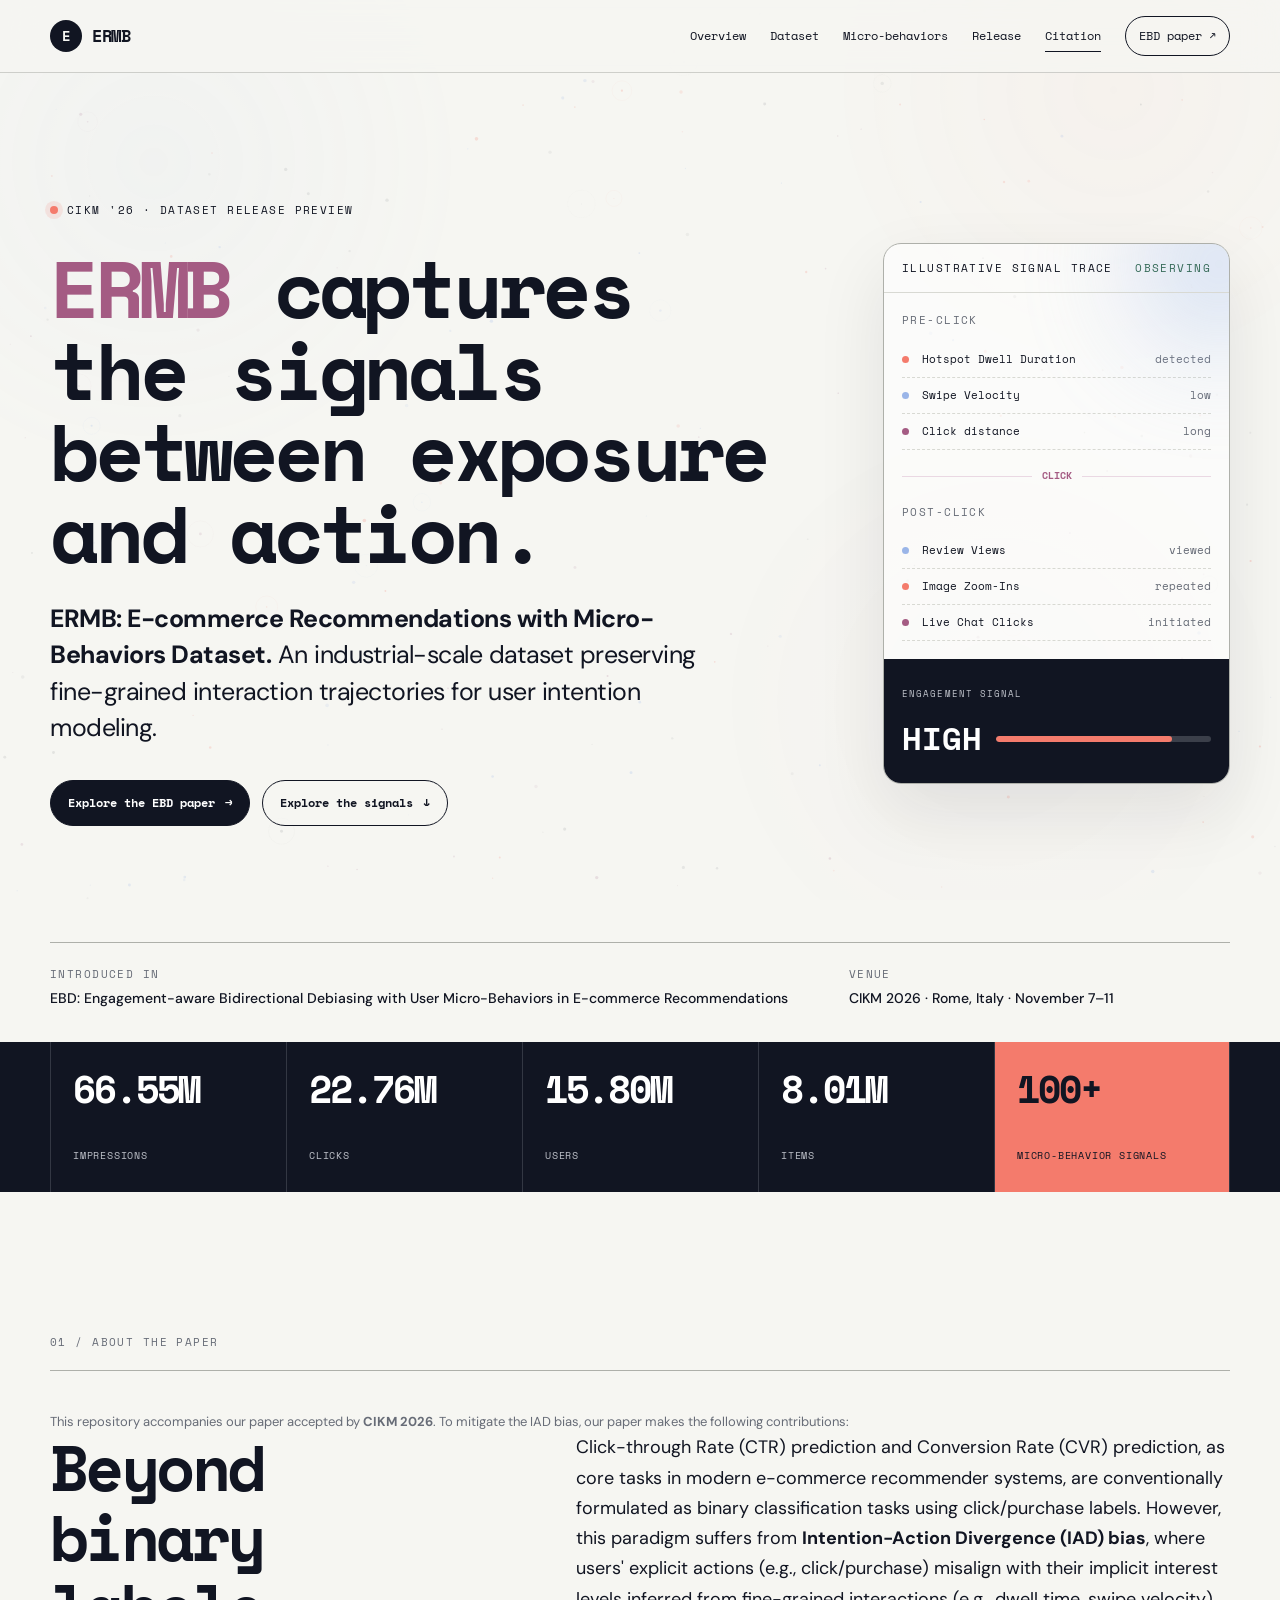
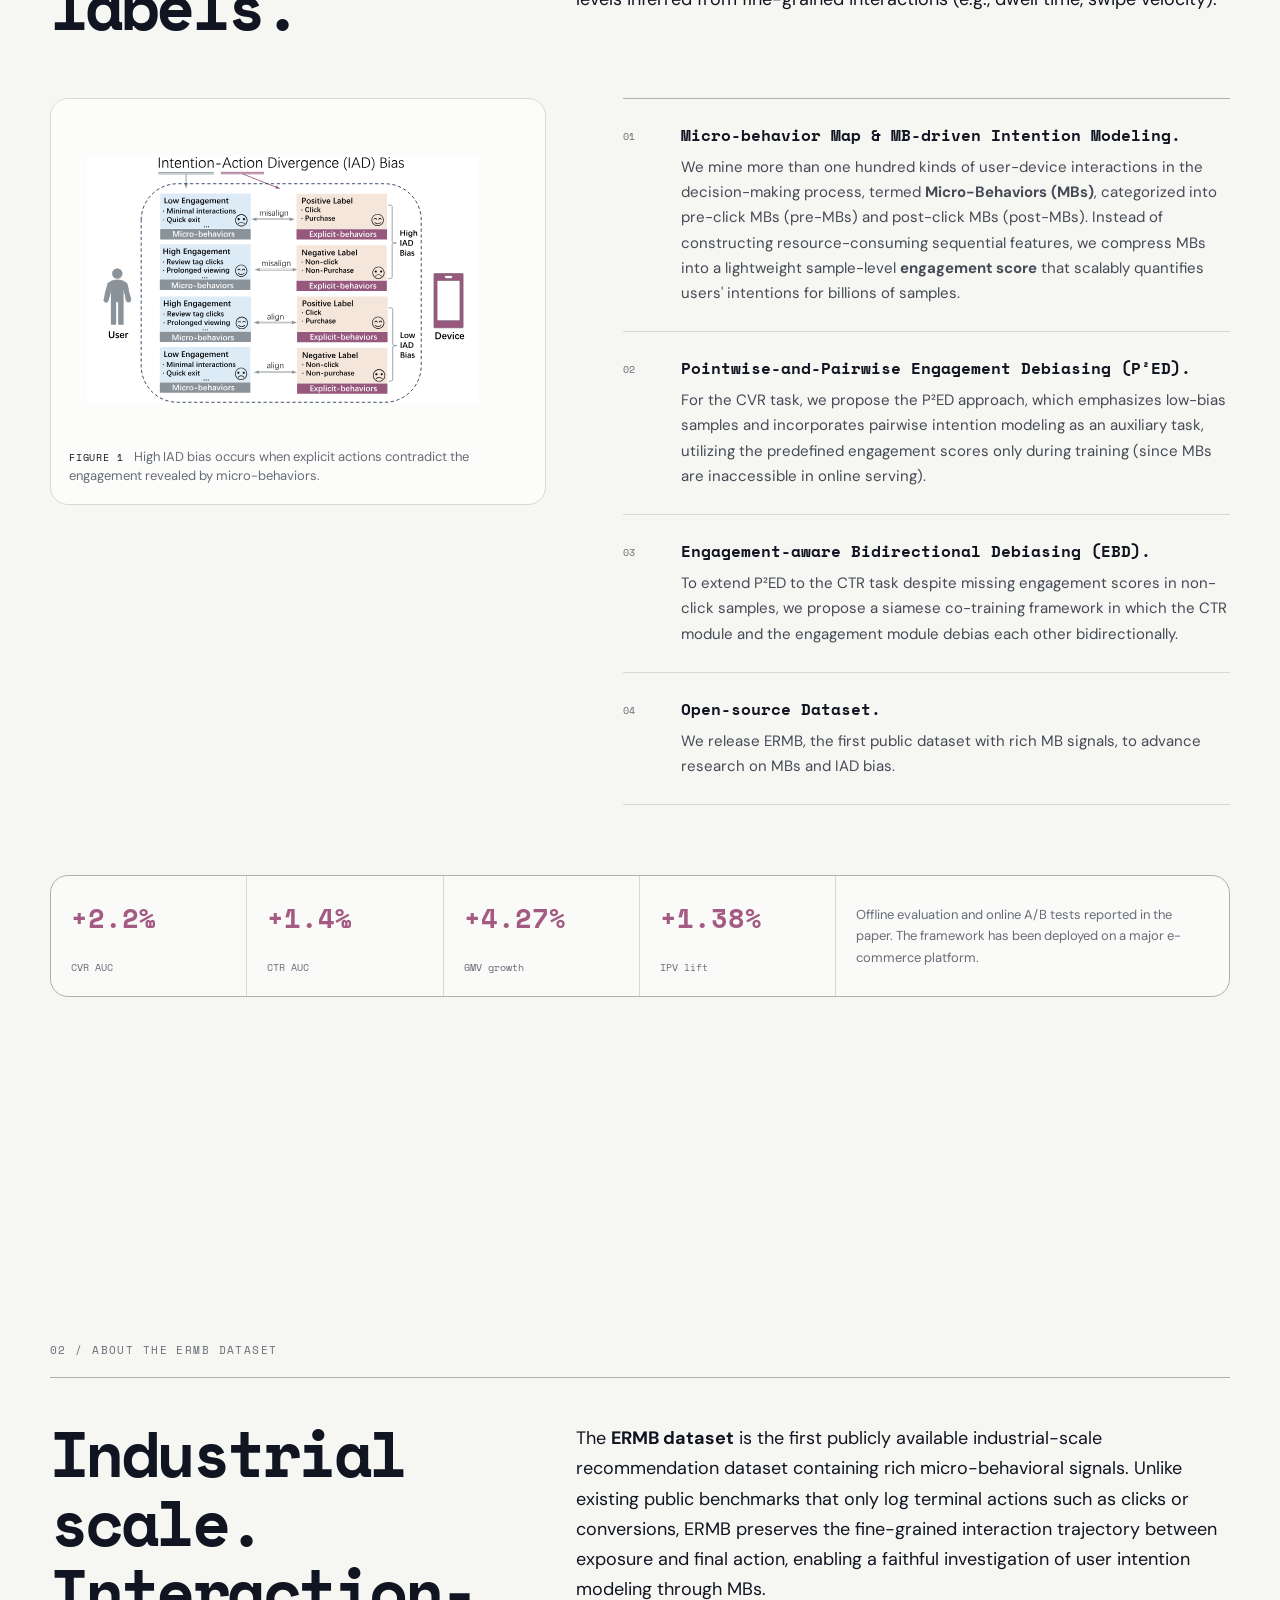
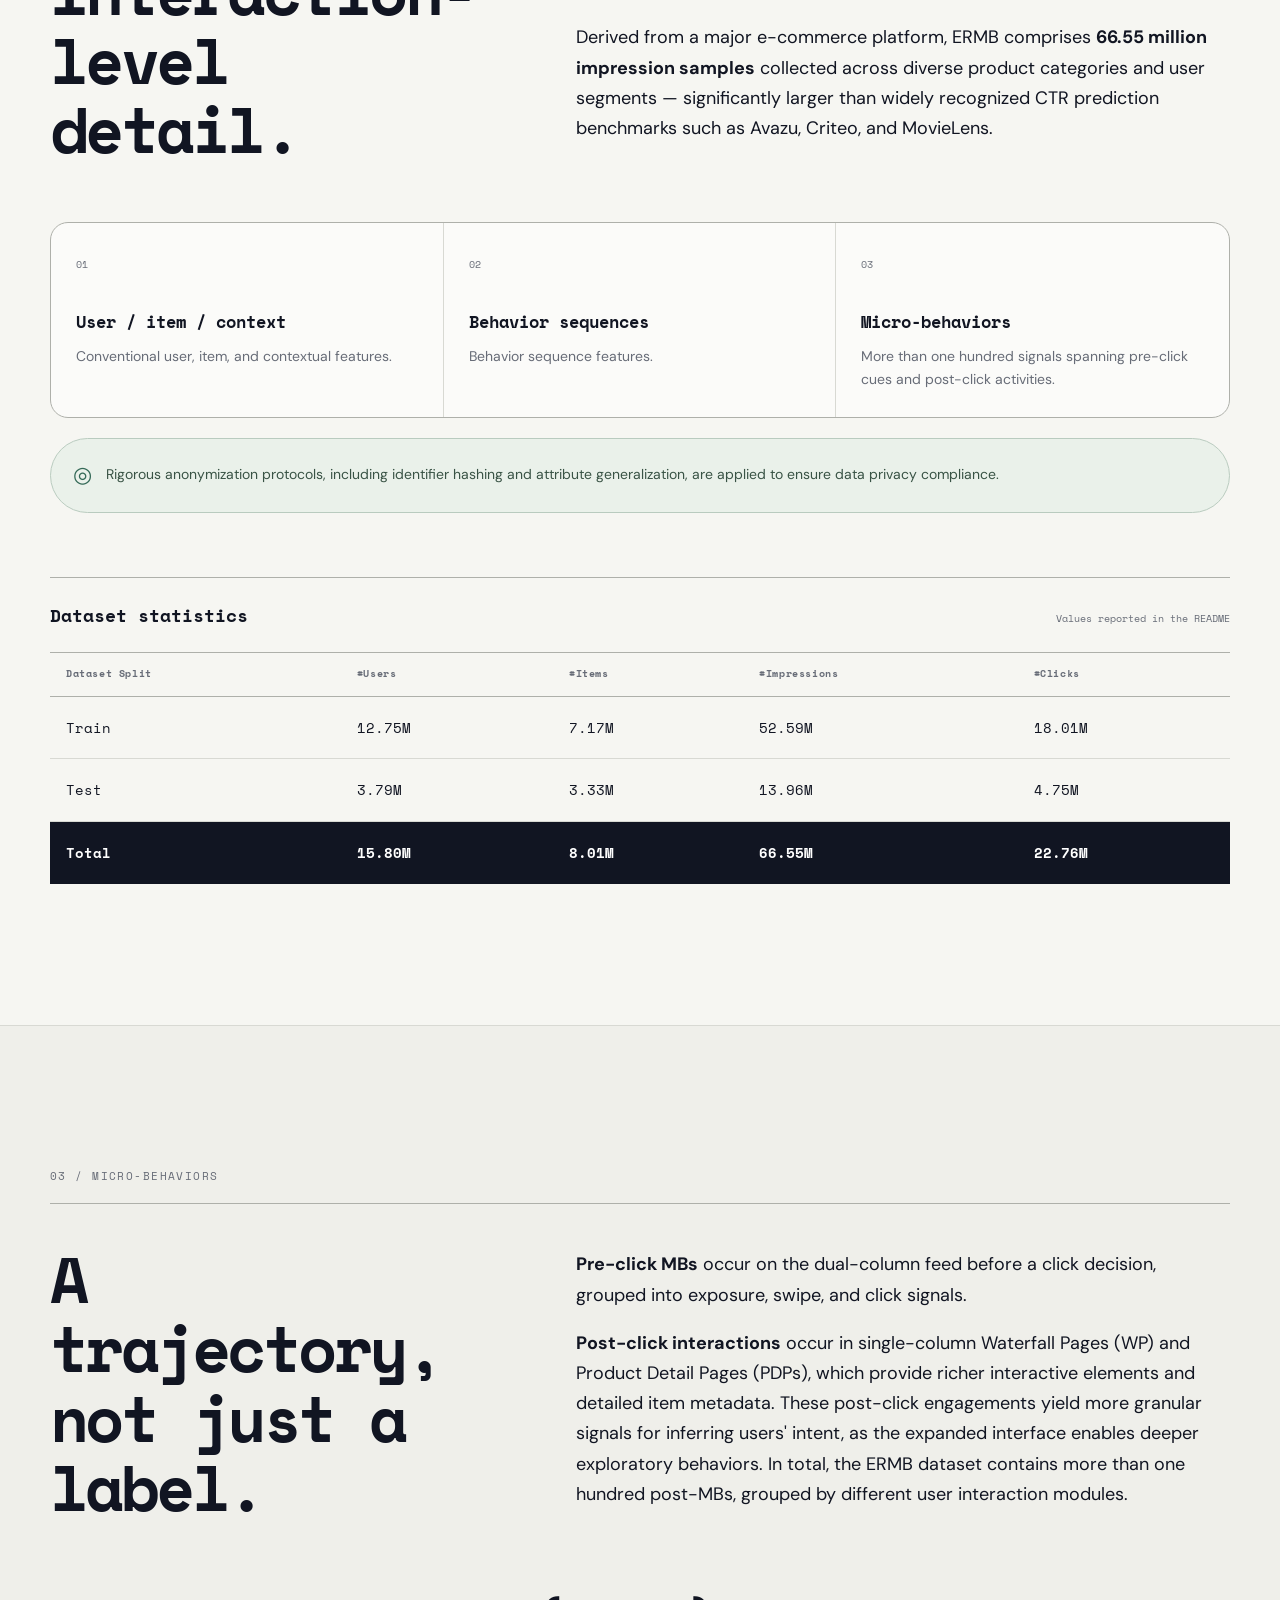
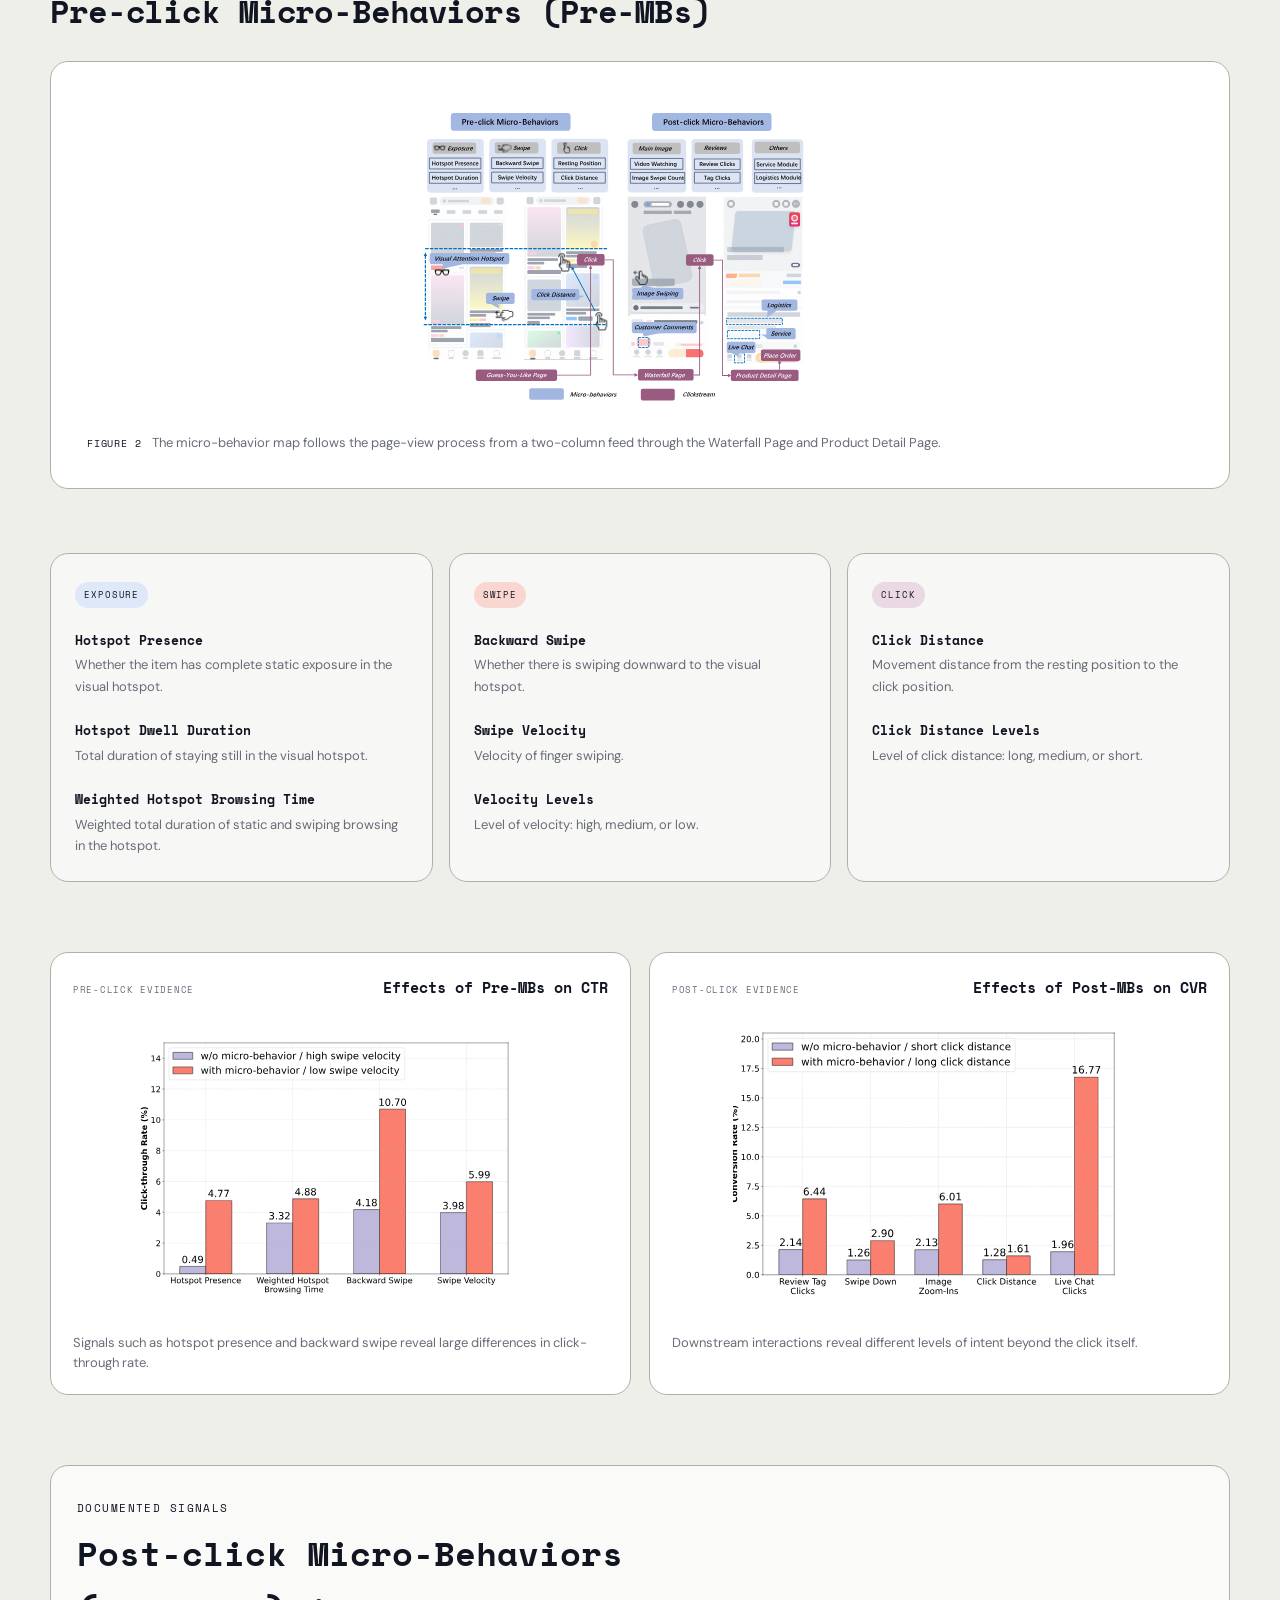
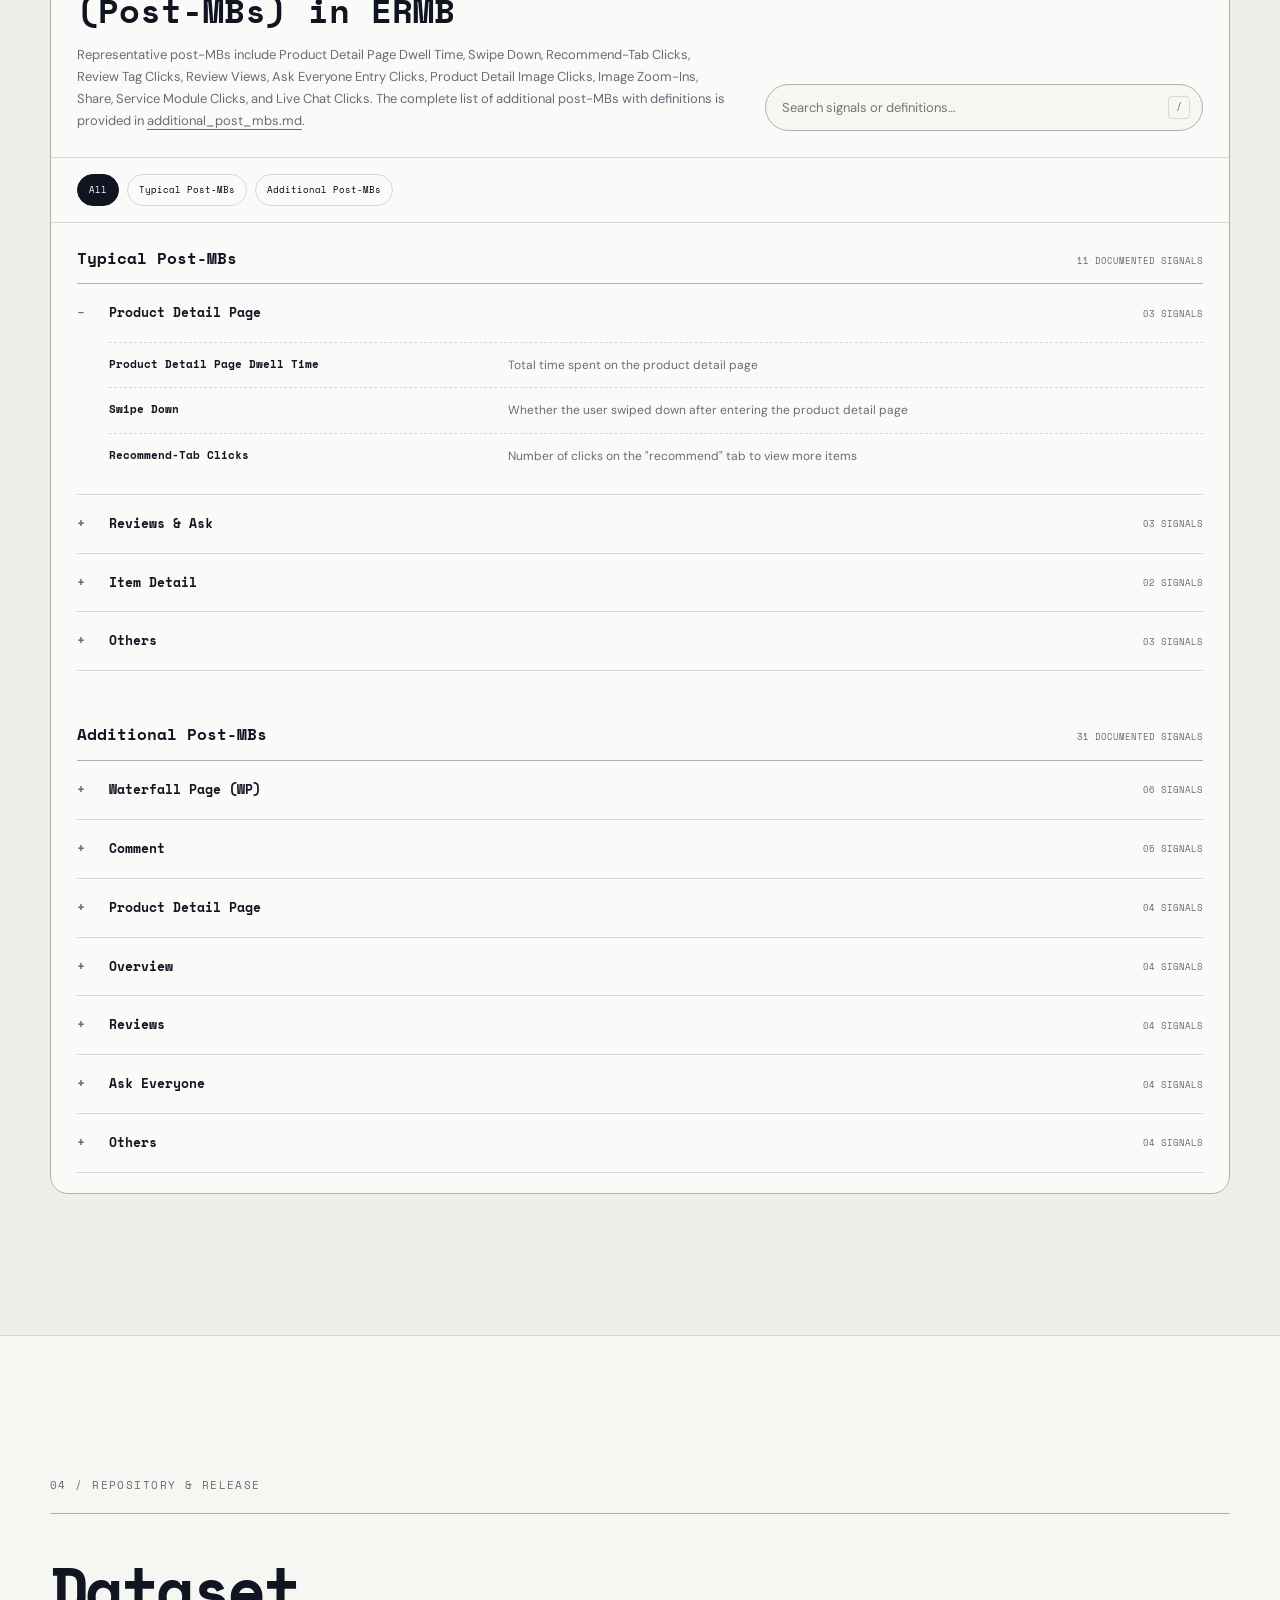
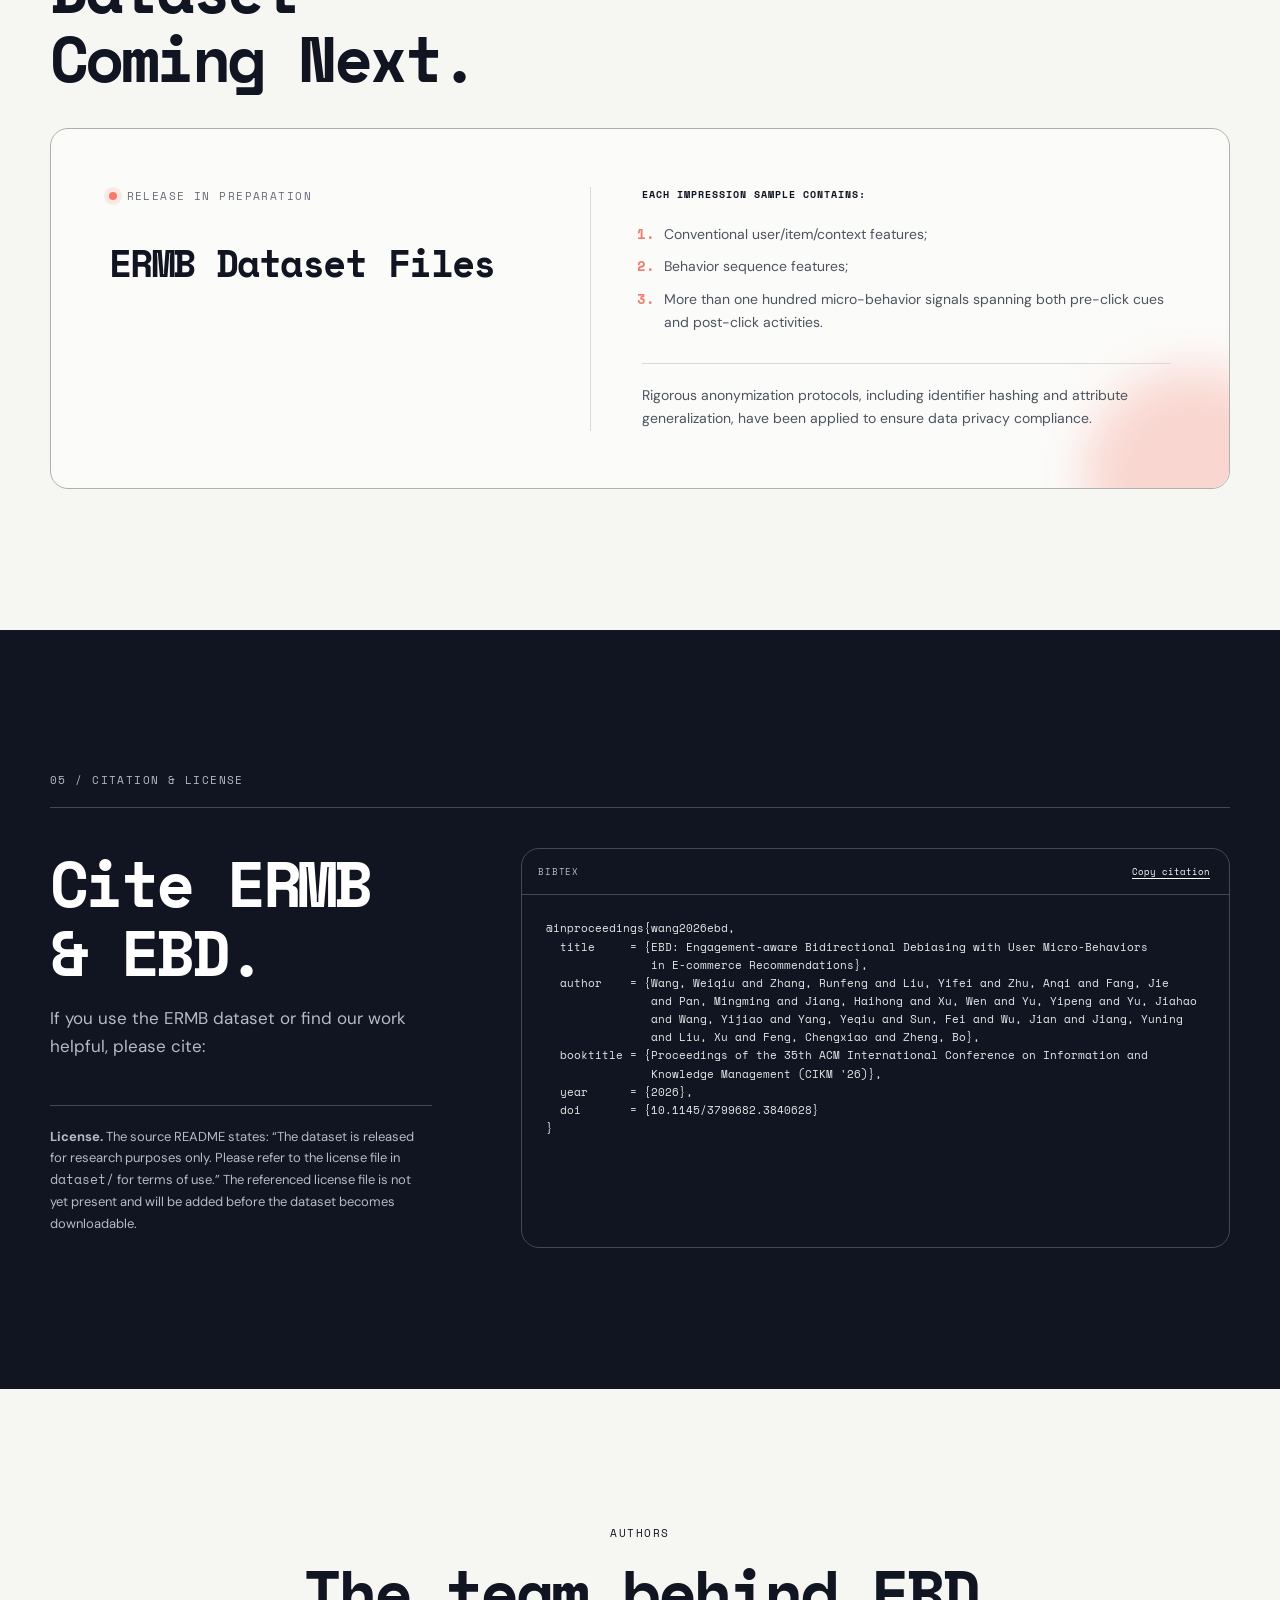
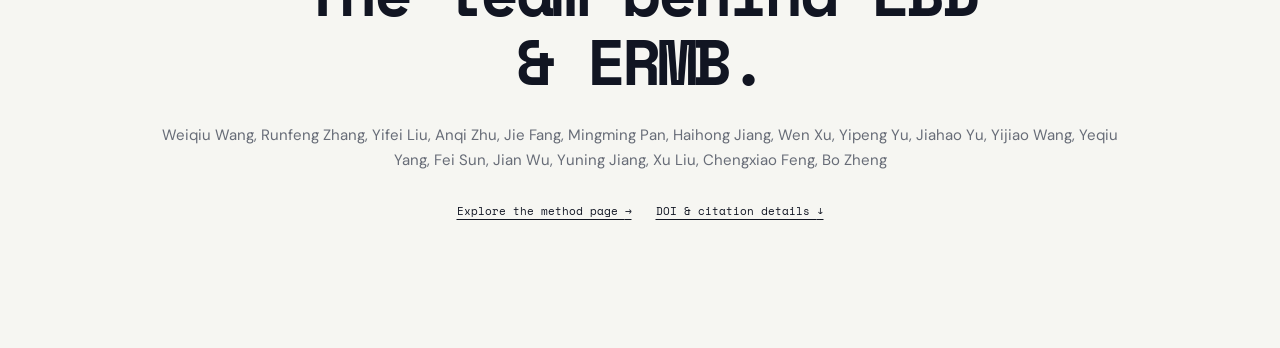
<file: docs/index.html>
<!doctype html>
<html lang="en">
<head>
  <meta charset="utf-8">
  <meta name="viewport" content="width=device-width, initial-scale=1">
  <meta name="theme-color" content="#f6f6f2">
  <meta name="description" content="ERMB is an industrial-scale e-commerce recommendation dataset with rich pre-click and post-click micro-behavior signals, introduced with EBD at CIKM 2026.">
  <meta property="og:type" content="website">
  <meta property="og:title" content="ERMB — E-commerce Recommendations with Micro-Behaviors">
  <meta property="og:description" content="66.55M impressions, 22.76M clicks, and 100+ micro-behavior signals for studying user intention in recommendation.">
  <meta property="og:url" content="https://taobao-ebd.github.io/">
  <meta property="og:image" content="https://taobao-ebd.github.io/assets/og.png">
  <meta name="twitter:card" content="summary_large_image">
  <link rel="canonical" href="https://taobao-ebd.github.io/">
  <title>ERMB — E-commerce Recommendations with Micro-Behaviors</title>
  <link rel="preconnect" href="https://fonts.googleapis.com">
  <link rel="preconnect" href="https://fonts.gstatic.com" crossorigin>
  <script>document.documentElement.classList.add('js');window.__revealFallback=window.setTimeout(function(){document.documentElement.classList.remove('js')},3000)</script>
  <link href="https://fonts.googleapis.com/css2?family=DM+Sans:wght@400;500;600;700&amp;family=Space+Mono:wght@400;700&amp;display=swap" rel="stylesheet">
  <link rel="stylesheet" href="styles.css">
</head>
<body data-page="dataset">
  <canvas class="signal-field" id="signal-field" aria-hidden="true"></canvas>
  <a class="skip-link" href="#main">Skip to content</a>

  <header class="site-header">
    <div class="nav-wrap">
      <a class="brand" href="./index.html" aria-label="ERMB home">
        <span class="brand-mark" aria-hidden="true">E</span>
        <span>ERMB</span>
      </a>
      <button class="nav-toggle" type="button" aria-expanded="false" aria-controls="site-nav">Menu</button>
      <nav class="site-nav" id="site-nav" aria-label="Primary navigation">
        <a href="#overview">Overview</a>
        <a href="#dataset">Dataset</a>
        <a href="#micro-behaviors">Micro-behaviors</a>
        <a href="#release">Release</a>
        <a href="#citation">Citation</a>
        <a class="nav-paper" href="./paper.html">EBD paper <span aria-hidden="true">↗</span></a>
      </nav>
    </div>
  </header>

  <main id="main">
    <section class="hero section-shell" aria-labelledby="hero-title">
      <div class="hero-copy reveal">
        <div class="eyebrow"><span class="status-dot"></span> CIKM '26 · Dataset release preview</div>
        <h1 id="hero-title"><span>ERMB</span> captures the signals between exposure and action.</h1>
        <p class="hero-deck"><strong>ERMB: E-commerce Recommendations with Micro-Behaviors Dataset.</strong> An industrial-scale dataset preserving fine-grained interaction trajectories for user intention modeling.</p>
        <div class="hero-actions">
          <a class="button button-dark" href="./paper.html">Explore the EBD paper <span aria-hidden="true">→</span></a>
          <a class="button button-light" href="#micro-behaviors">Explore the signals <span aria-hidden="true">↓</span></a>
        </div>
      </div>

      <aside class="trajectory-card reveal" aria-label="Example micro-behavior trajectory">
        <div class="trajectory-topline">
          <span>ILLUSTRATIVE SIGNAL TRACE</span>
          <span class="trajectory-pulse">observing</span>
        </div>
        <div class="trajectory-stage">
          <div class="stage-label">PRE-CLICK</div>
          <div class="signal-row"><span class="signal-node coral"></span><span>Hotspot Dwell Duration</span><strong>detected</strong></div>
          <div class="signal-row"><span class="signal-node blue"></span><span>Swipe Velocity</span><strong>low</strong></div>
          <div class="signal-row"><span class="signal-node lilac"></span><span>Click distance</span><strong>long</strong></div>
        </div>
        <div class="trajectory-action"><span></span><b>CLICK</b><span></span></div>
        <div class="trajectory-stage">
          <div class="stage-label">POST-CLICK</div>
          <div class="signal-row"><span class="signal-node blue"></span><span>Review Views</span><strong>viewed</strong></div>
          <div class="signal-row"><span class="signal-node coral"></span><span>Image Zoom-Ins</span><strong>repeated</strong></div>
          <div class="signal-row"><span class="signal-node lilac"></span><span>Live Chat Clicks</span><strong>initiated</strong></div>
        </div>
        <div class="engagement-readout">
          <span>ENGAGEMENT SIGNAL</span>
          <div><b>HIGH</b><span class="meter"><i style="width:82%"></i></span></div>
        </div>
      </aside>

      <div class="hero-meta reveal">
        <div>
          <span class="meta-label">Introduced in</span>
          <strong>EBD: Engagement-aware Bidirectional Debiasing with User Micro-Behaviors in E-commerce Recommendations</strong>
        </div>
        <div>
          <span class="meta-label">Venue</span>
          <strong>CIKM 2026 · Rome, Italy · November 7–11</strong>
        </div>
      </div>
    </section>

    <section class="metrics-band" aria-label="Dataset highlights">
      <div class="section-shell metrics-grid reveal">
        <div class="metric"><strong>66.55M</strong><span>impressions</span></div>
        <div class="metric"><strong>22.76M</strong><span>clicks</span></div>
        <div class="metric"><strong>15.80M</strong><span>users</span></div>
        <div class="metric"><strong>8.01M</strong><span>items</span></div>
        <div class="metric metric-accent"><strong>100+</strong><span>micro-behavior signals</span></div>
      </div>
    </section>

    <section class="content-section section-shell" id="overview">
      <div class="section-kicker reveal">01 / ABOUT THE PAPER</div>
      <p class="source-faithful-note reveal">This repository accompanies our paper accepted by <strong>CIKM 2026</strong>. To mitigate the IAD bias, our paper makes the following contributions:</p>
      <div class="section-heading reveal">
        <h2>Beyond binary labels.</h2>
        <p>Click-through Rate (CTR) prediction and Conversion Rate (CVR) prediction, as core tasks in modern e-commerce recommender systems, are conventionally formulated as binary classification tasks using click/purchase labels. However, this paradigm suffers from <strong>Intention-Action Divergence (IAD) bias</strong>, where users' explicit actions (e.g., click/purchase) misalign with their implicit interest levels inferred from fine-grained interactions (e.g., dwell time, swipe velocity).</p>
      </div>

      <div class="overview-grid">
        <figure class="paper-figure figure-card reveal">
          <img src="assets/fig-iad-bias.svg" alt="Illustration of Intention-Action Divergence bias showing mismatches between micro-behaviors and explicit labels" width="504" height="315" loading="lazy">
          <figcaption><span>Figure 1</span> High IAD bias occurs when explicit actions contradict the engagement revealed by micro-behaviors.</figcaption>
        </figure>

        <div class="contribution-list reveal">
          <article>
            <span>01</span>
            <div><h3>Micro-behavior Map &amp; MB-driven Intention Modeling.</h3><p>We mine more than one hundred kinds of user-device interactions in the decision-making process, termed <strong>Micro-Behaviors (MBs)</strong>, categorized into pre-click MBs (pre-MBs) and post-click MBs (post-MBs). Instead of constructing resource-consuming sequential features, we compress MBs into a lightweight sample-level <strong>engagement score</strong> that scalably quantifies users' intentions for billions of samples.</p></div>
          </article>
          <article>
            <span>02</span>
            <div><h3>Pointwise-and-Pairwise Engagement Debiasing (P²ED).</h3><p>For the CVR task, we propose the P²ED approach, which emphasizes low-bias samples and incorporates pairwise intention modeling as an auxiliary task, utilizing the predefined engagement scores only during training (since MBs are inaccessible in online serving).</p></div>
          </article>
          <article>
            <span>03</span>
            <div><h3>Engagement-aware Bidirectional Debiasing (EBD).</h3><p>To extend P²ED to the CTR task despite missing engagement scores in non-click samples, we propose a siamese co-training framework in which the CTR module and the engagement module debias each other bidirectionally.</p></div>
          </article>
          <article>
            <span>04</span>
            <div><h3>Open-source Dataset.</h3><p>We release ERMB, the first public dataset with rich MB signals, to advance research on MBs and IAD bias.</p></div>
          </article>
        </div>
      </div>

      <div class="impact-strip reveal" aria-label="Reported model impact">
        <div><b>+2.2‰</b><span>CVR AUC</span></div>
        <div><b>+1.4‰</b><span>CTR AUC</span></div>
        <div><b>+4.27%</b><span>GMV growth</span></div>
        <div><b>+1.38%</b><span>IPV lift</span></div>
        <p>Offline evaluation and online A/B tests reported in the paper. The framework has been deployed on a major e-commerce platform.</p>
      </div>
      <p class="source-faithful-note reveal">Our method delivers <strong>+2.2‰ / +1.4‰ AUC gains</strong> on CVR/CTR offline evaluation and drives <strong>+4.27% GMV growth</strong> and <strong>+1.38% IPV lift</strong> in online A/B tests. The framework has been deployed on a major e-commerce platform.</p>
    </section>

    <section class="content-section section-shell" id="dataset">
      <div class="section-kicker reveal">02 / ABOUT THE ERMB DATASET</div>
      <div class="section-heading split-heading reveal">
        <h2>Industrial scale.<br>Interaction-level detail.</h2>
        <div>
          <p>The <strong>ERMB dataset</strong> is the first publicly available industrial-scale recommendation dataset containing rich micro-behavioral signals. Unlike existing public benchmarks that only log terminal actions such as clicks or conversions, ERMB preserves the fine-grained interaction trajectory between exposure and final action, enabling a faithful investigation of user intention modeling through MBs.</p>
          <p>Derived from a major e-commerce platform, ERMB comprises <strong>66.55 million impression samples</strong> collected across diverse product categories and user segments — significantly larger than widely recognized CTR prediction benchmarks such as Avazu, Criteo, and MovieLens.</p>
        </div>
      </div>

      <div class="sample-schema reveal" aria-label="Contents of each impression sample">
        <article><span>01</span><h3>User / item / context</h3><p>Conventional user, item, and contextual features.</p></article>
        <article><span>02</span><h3>Behavior sequences</h3><p>Behavior sequence features.</p></article>
        <article><span>03</span><h3>Micro-behaviors</h3><p>More than one hundred signals spanning pre-click cues and post-click activities.</p></article>
      </div>

      <div class="privacy-note reveal"><span aria-hidden="true">◎</span><p>Rigorous anonymization protocols, including identifier hashing and attribute generalization, are applied to ensure data privacy compliance.</p></div>

      <div class="table-block reveal">
        <div class="table-title"><h3>Dataset statistics</h3><span>Values reported in the README</span></div>
        <div class="table-scroll">
          <table>
            <caption class="sr-only">ERMB train, test, and total dataset statistics</caption>
            <thead><tr><th scope="col">Dataset Split</th><th scope="col">#Users</th><th scope="col">#Items</th><th scope="col">#Impressions</th><th scope="col">#Clicks</th></tr></thead>
            <tbody>
              <tr><td>Train</td><td>12.75M</td><td>7.17M</td><td>52.59M</td><td>18.01M</td></tr>
              <tr><td>Test</td><td>3.79M</td><td>3.33M</td><td>13.96M</td><td>4.75M</td></tr>
              <tr class="table-total"><td>Total</td><td>15.80M</td><td>8.01M</td><td>66.55M</td><td>22.76M</td></tr>
            </tbody>
          </table>
        </div>
      </div>
    </section>

    <section class="content-section signals-section" id="micro-behaviors">
      <div class="section-shell">
        <div class="section-kicker reveal">03 / MICRO-BEHAVIORS</div>
        <div class="section-heading split-heading reveal">
          <h2>A trajectory,<br>not just a label.</h2>
          <div>
            <p><strong>Pre-click MBs</strong> occur on the dual-column feed before a click decision, grouped into exposure, swipe, and click signals.</p>
            <p><strong>Post-click interactions</strong> occur in single-column Waterfall Pages (WP) and Product Detail Pages (PDPs), which provide richer interactive elements and detailed item metadata. These post-click engagements yield more granular signals for inferring users' intent, as the expanded interface enables deeper exploratory behaviors. In total, the ERMB dataset contains more than one hundred post-MBs, grouped by different user interaction modules.</p>
          </div>
        </div>

        <h3 class="subsection-title reveal">Pre-click Micro-Behaviors (Pre-MBs)</h3>

        <figure class="map-figure reveal">
          <img src="assets/fig-micro-behavior-map.svg" alt="Micro-behavior map from pre-click exposure, swipe, and click through Waterfall and Product Detail Pages" width="513" height="320" loading="lazy">
          <figcaption><span>Figure 2</span> The micro-behavior map follows the page-view process from a two-column feed through the Waterfall Page and Product Detail Page.</figcaption>
        </figure>

        <div class="pre-mb-summary reveal">
          <article><span class="tag">EXPOSURE</span><h3>Hotspot Presence</h3><p>Whether the item has complete static exposure in the visual hotspot.</p><h3>Hotspot Dwell Duration</h3><p>Total duration of staying still in the visual hotspot.</p><h3>Weighted Hotspot Browsing Time</h3><p>Weighted total duration of static and swiping browsing in the hotspot.</p></article>
          <article><span class="tag">SWIPE</span><h3>Backward Swipe</h3><p>Whether there is swiping downward to the visual hotspot.</p><h3>Swipe Velocity</h3><p>Velocity of finger swiping.</p><h3>Velocity Levels</h3><p>Level of velocity: high, medium, or low.</p></article>
          <article><span class="tag">CLICK</span><h3>Click Distance</h3><p>Movement distance from the resting position to the click position.</p><h3>Click Distance Levels</h3><p>Level of click distance: long, medium, or short.</p></article>
        </div>

        <div class="signal-evidence">
          <figure class="evidence-card reveal"><div><span>PRE-CLICK EVIDENCE</span><h3>Effects of Pre-MBs on CTR</h3></div><img src="assets/fig-pre-mb-effects.svg" alt="Bar chart showing the effects of hotspot presence, browsing time, backward swipe, and swipe velocity on click-through rate" width="189" height="135" loading="lazy"><figcaption>Signals such as hotspot presence and backward swipe reveal large differences in click-through rate.</figcaption></figure>
          <figure class="evidence-card reveal"><div><span>POST-CLICK EVIDENCE</span><h3>Effects of Post-MBs on CVR</h3></div><img src="assets/fig-post-mb-effects.svg" alt="Bar chart showing the effects of review tag clicks, swipe down, image zoom-ins, click distance, and live chat clicks on conversion rate" width="711" height="513" loading="lazy"><figcaption>Downstream interactions reveal different levels of intent beyond the click itself.</figcaption></figure>
        </div>

        <div class="explorer reveal" id="feature-explorer">
          <div class="explorer-head">
            <div><span class="mini-label">DOCUMENTED SIGNALS</span><h3>Post-click Micro-Behaviors (Post-MBs) in ERMB</h3><p>Representative post-MBs include Product Detail Page Dwell Time, Swipe Down, Recommend-Tab Clicks, Review Tag Clicks, Review Views, Ask Everyone Entry Clicks, Product Detail Image Clicks, Image Zoom-Ins, Share, Service Module Clicks, and Live Chat Clicks. The complete list of additional post-MBs with definitions is provided in <a href="./additional_post_mbs.md">additional_post_mbs.md</a>.</p></div>
            <label class="search-box"><span class="sr-only">Search documented micro-behaviors</span><input id="feature-search" type="search" placeholder="Search signals or definitions…" autocomplete="off"><kbd>/</kbd></label>
          </div>
          <div class="filter-row" id="feature-filters" aria-label="Filter feature groups"></div>
          <p class="sr-only" id="feature-count" role="status" aria-live="polite"></p>
          <div class="feature-groups" id="feature-groups"></div>
          <p class="explorer-empty" id="explorer-empty" hidden>No documented signal matches this search.</p>
          <noscript><p class="explorer-empty">JavaScript is optional for the rest of this page. Open <a href="./additional_post_mbs.md">additional_post_mbs.md</a> to read the complete post-click signal tables.</p></noscript>
        </div>
      </div>
    </section>

    <section class="content-section section-shell" id="release">
      <div class="section-kicker reveal">04 / REPOSITORY &amp; RELEASE</div>
      <div class="section-heading release-heading reveal">
        <h2>Dataset Coming Next.</h2>
      </div>

      <div class="release-grid">
        <aside class="release-card reveal">
          <div class="release-card-intro">
            <div class="release-status"><span class="status-dot"></span> RELEASE IN PREPARATION</div>
            <h3>ERMB Dataset Files</h3>
          </div>
          <div class="release-card-details">
            <p class="release-detail-label">Each impression sample contains:</p>
            <ol><li>Conventional user/item/context features;</li><li>Behavior sequence features;</li><li>More than one hundred micro-behavior signals spanning both pre-click cues and post-click activities.</li></ol>
            <p class="release-privacy">Rigorous anonymization protocols, including identifier hashing and attribute generalization, have been applied to ensure data privacy compliance.</p>
          </div>
        </aside>
      </div>
    </section>

    <section class="content-section citation-section" id="citation">
      <div class="section-shell">
        <div class="section-kicker reveal">05 / CITATION &amp; LICENSE</div>
        <div class="citation-grid">
          <div class="reveal">
            <h2>Cite ERMB &amp; EBD.</h2>
            <p>If you use the ERMB dataset or find our work helpful, please cite:</p>
            <p class="license-copy"><strong>License.</strong> The source README states: “The dataset is released for research purposes only. Please refer to the license file in <code>dataset/</code> for terms of use.” The referenced license file is not yet present and will be added before the dataset becomes downloadable.</p>
          </div>
          <div class="citation-code reveal">
            <div class="code-head"><span>BIBTEX</span><button class="copy-small" type="button" data-copy-target="bibtex-code">Copy citation</button></div>
            <pre id="bibtex-code"><code>@inproceedings{wang2026ebd,
  title     = {EBD: Engagement-aware Bidirectional Debiasing with User Micro-Behaviors
               in E-commerce Recommendations},
  author    = {Wang, Weiqiu and Zhang, Runfeng and Liu, Yifei and Zhu, Anqi and Fang, Jie
               and Pan, Mingming and Jiang, Haihong and Xu, Wen and Yu, Yipeng and Yu, Jiahao
               and Wang, Yijiao and Yang, Yeqiu and Sun, Fei and Wu, Jian and Jiang, Yuning
               and Liu, Xu and Feng, Chengxiao and Zheng, Bo},
  booktitle = {Proceedings of the 35th ACM International Conference on Information and
               Knowledge Management (CIKM '26)},
  year      = {2026},
  doi       = {10.1145/3799682.3840628}
}</code></pre>
          </div>
        </div>
      </div>
    </section>

    <section class="authors-section section-shell reveal" aria-labelledby="authors-title">
      <span class="mini-label">AUTHORS</span>
      <h2 id="authors-title">The team behind EBD &amp; ERMB.</h2>
      <p>Weiqiu Wang, Runfeng Zhang, Yifei Liu, Anqi Zhu, Jie Fang, Mingming Pan, Haihong Jiang, Wen Xu, Yipeng Yu, Jiahao Yu, Yijiao Wang, Yeqiu Yang, Fei Sun, Jian Wu, Yuning Jiang, Xu Liu, Chengxiao Feng, Bo Zheng</p>
      <div class="authors-links"><a href="./paper.html">Explore the method page <span aria-hidden="true">→</span></a><a href="#citation">DOI &amp; citation details <span aria-hidden="true">↓</span></a></div>
    </section>
  </main>

  <div class="toast" id="toast" role="status" aria-live="polite">Copied to clipboard</div>
  <script src="app.js" defer></script>
</body>
</html>
</file>
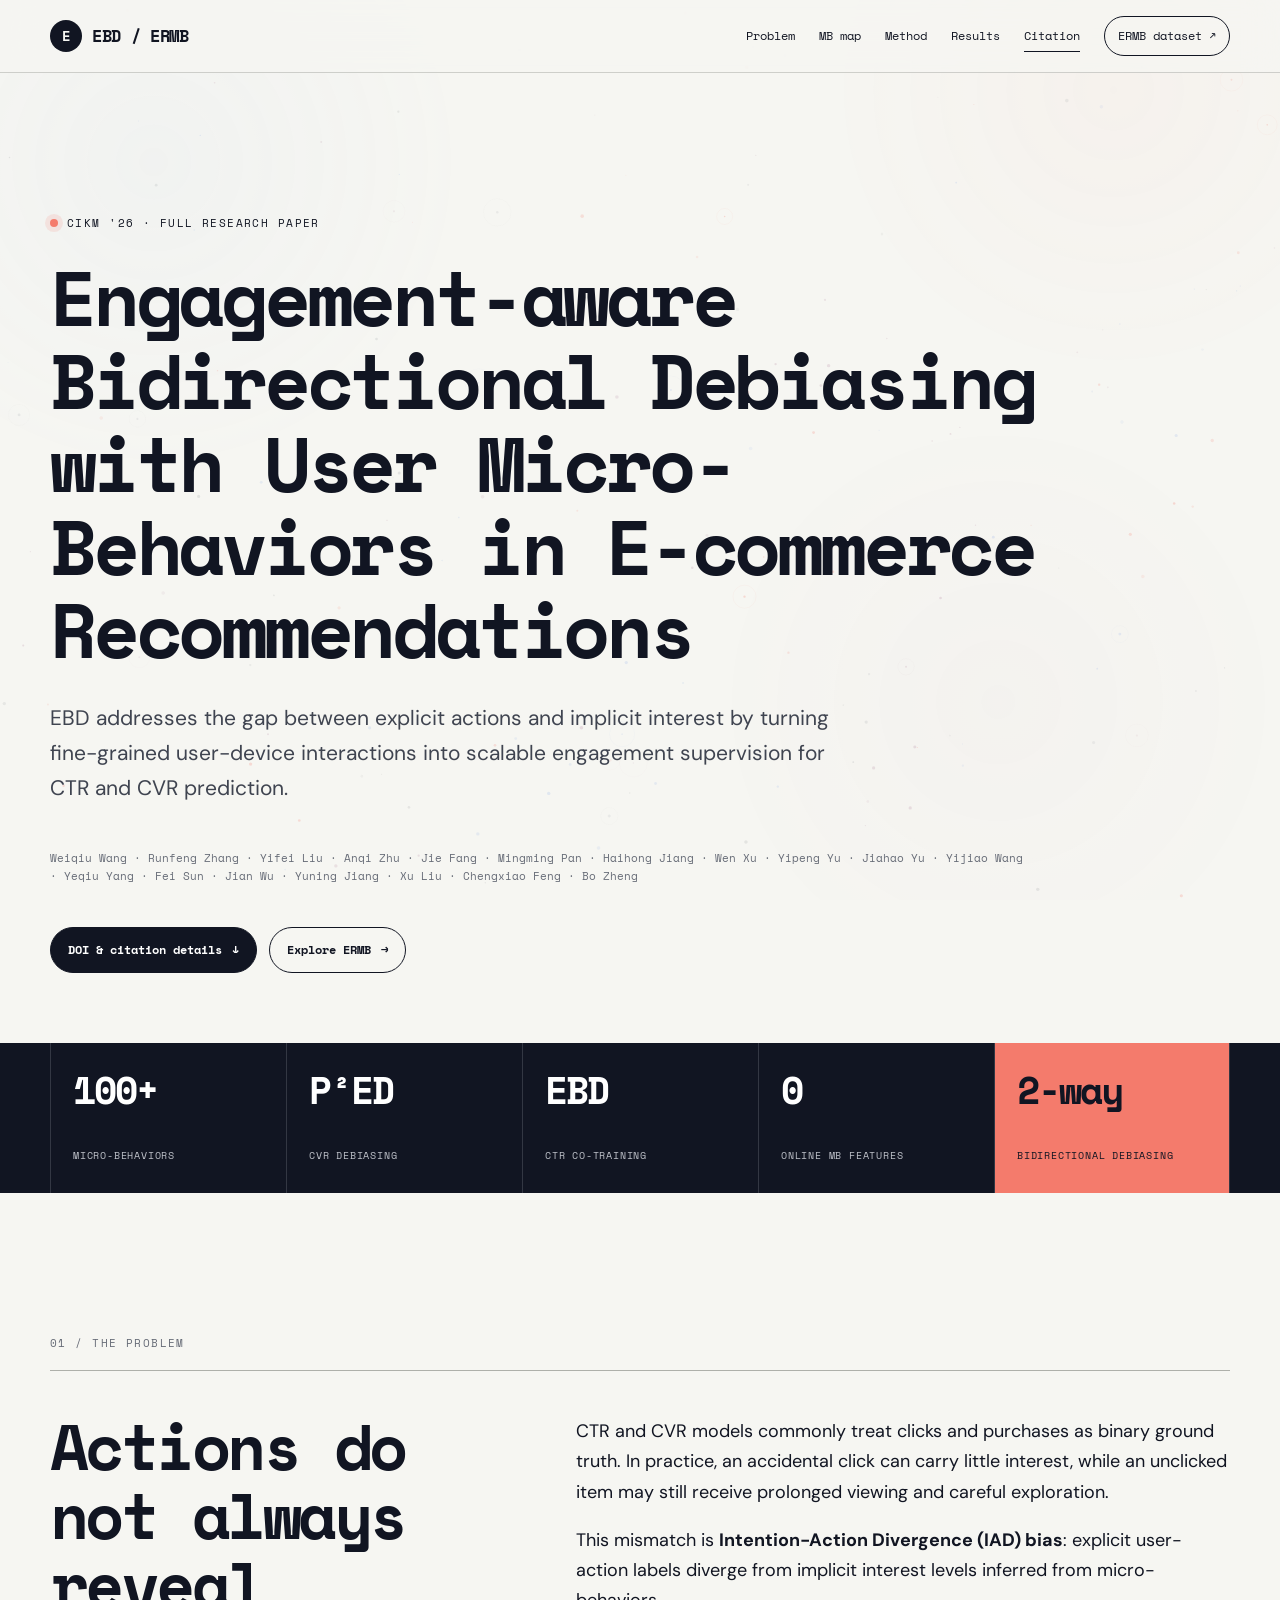
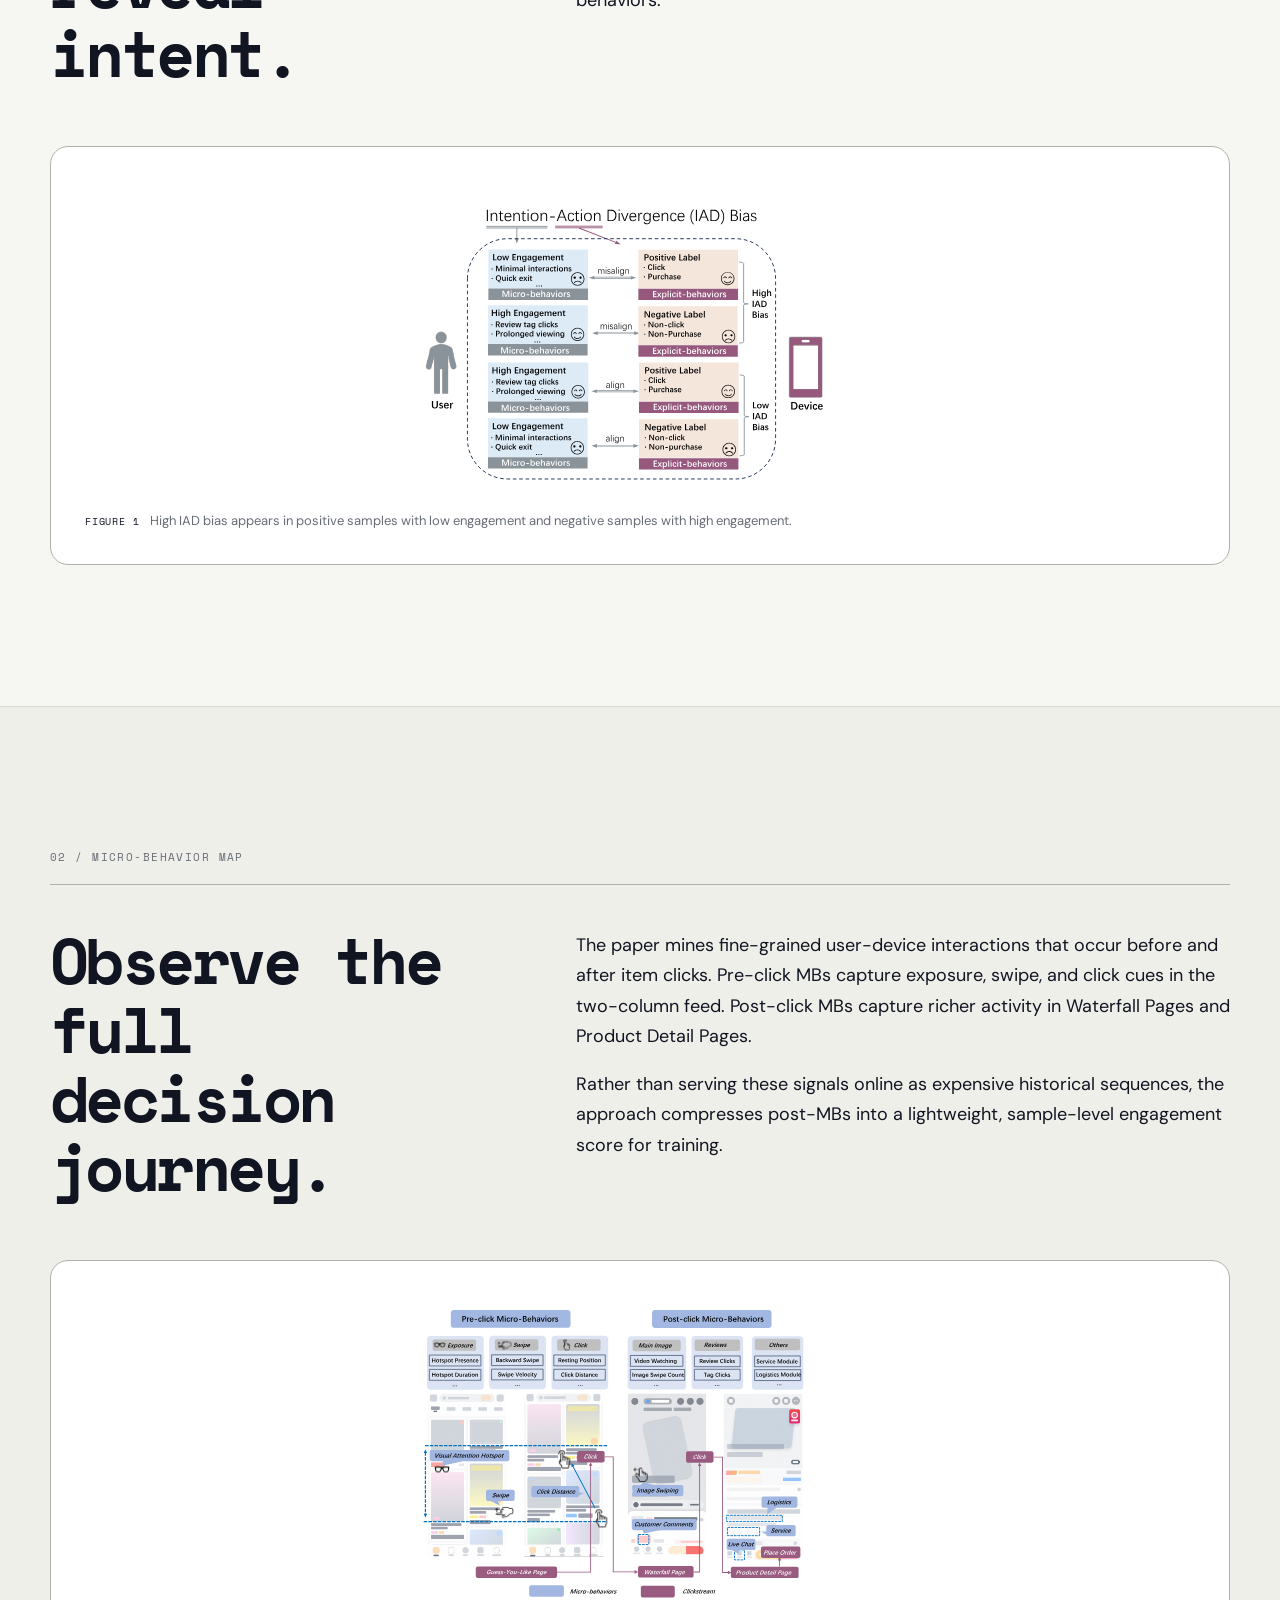
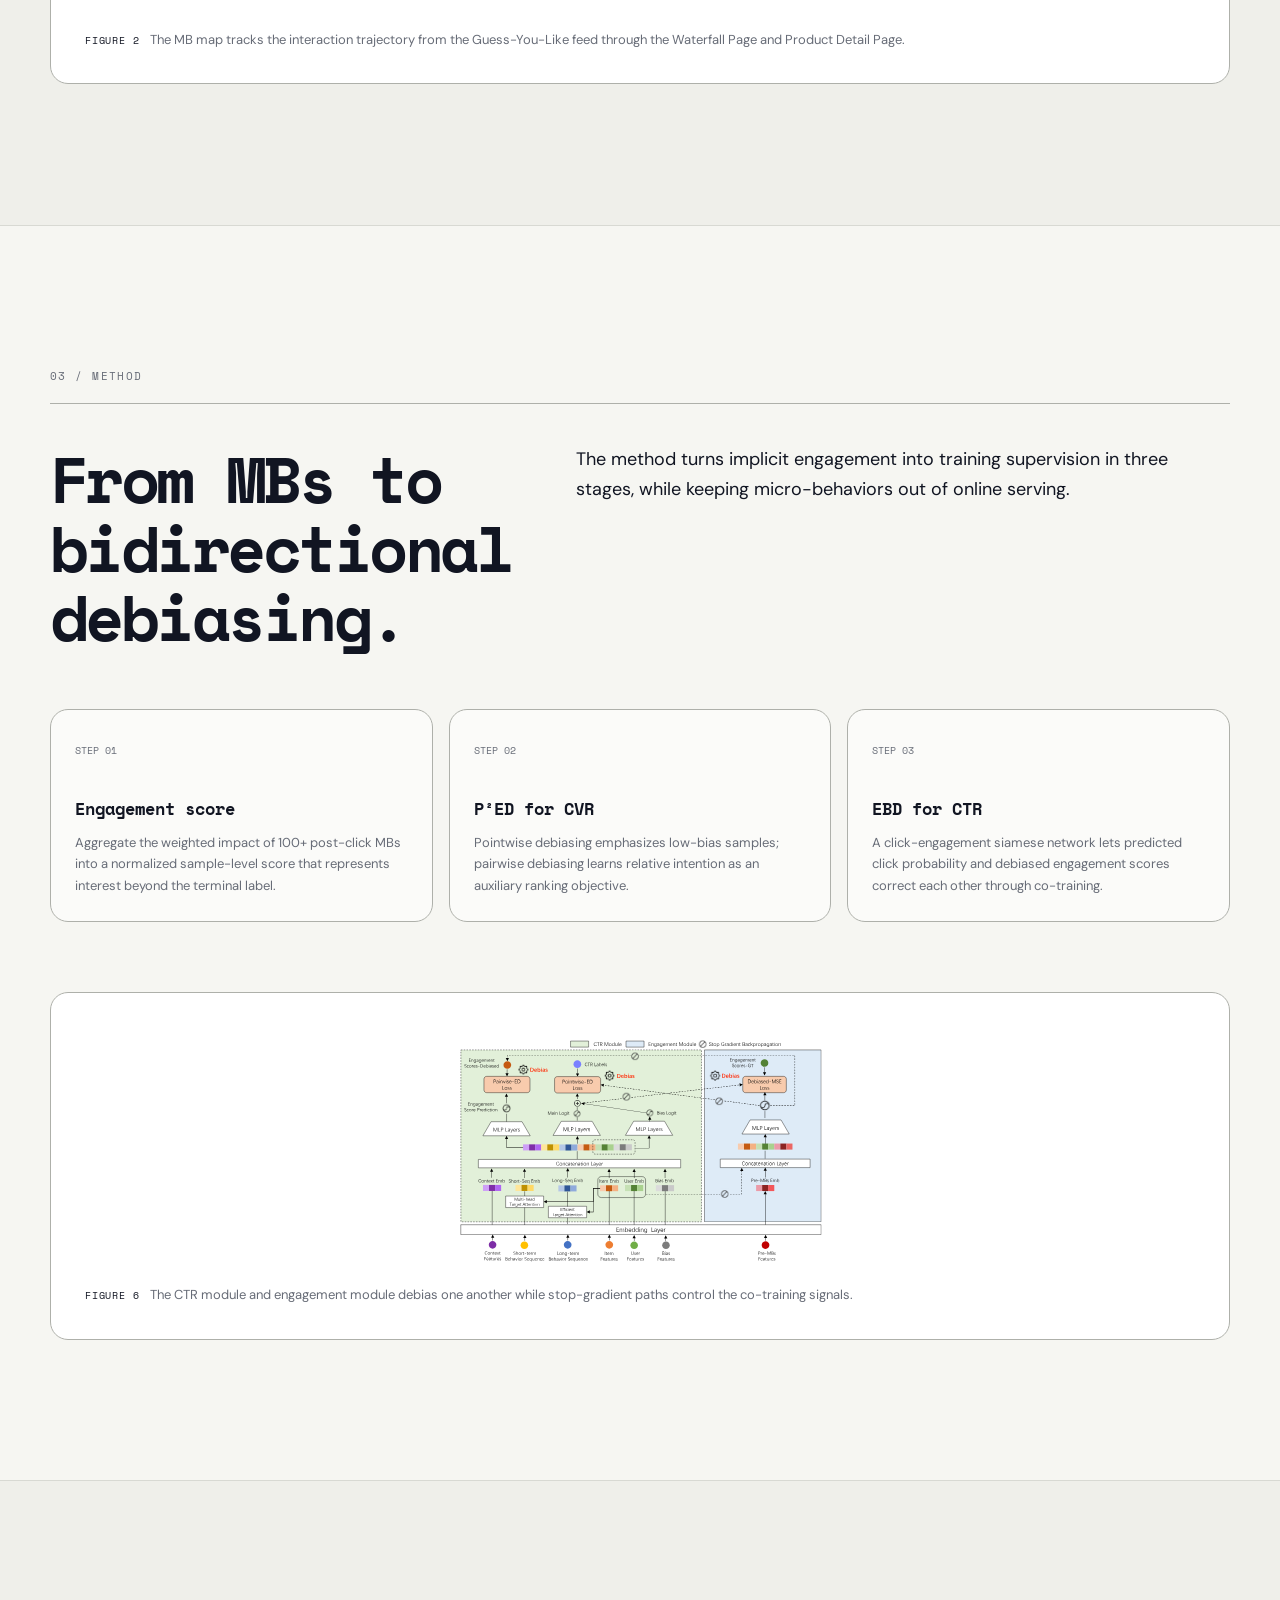
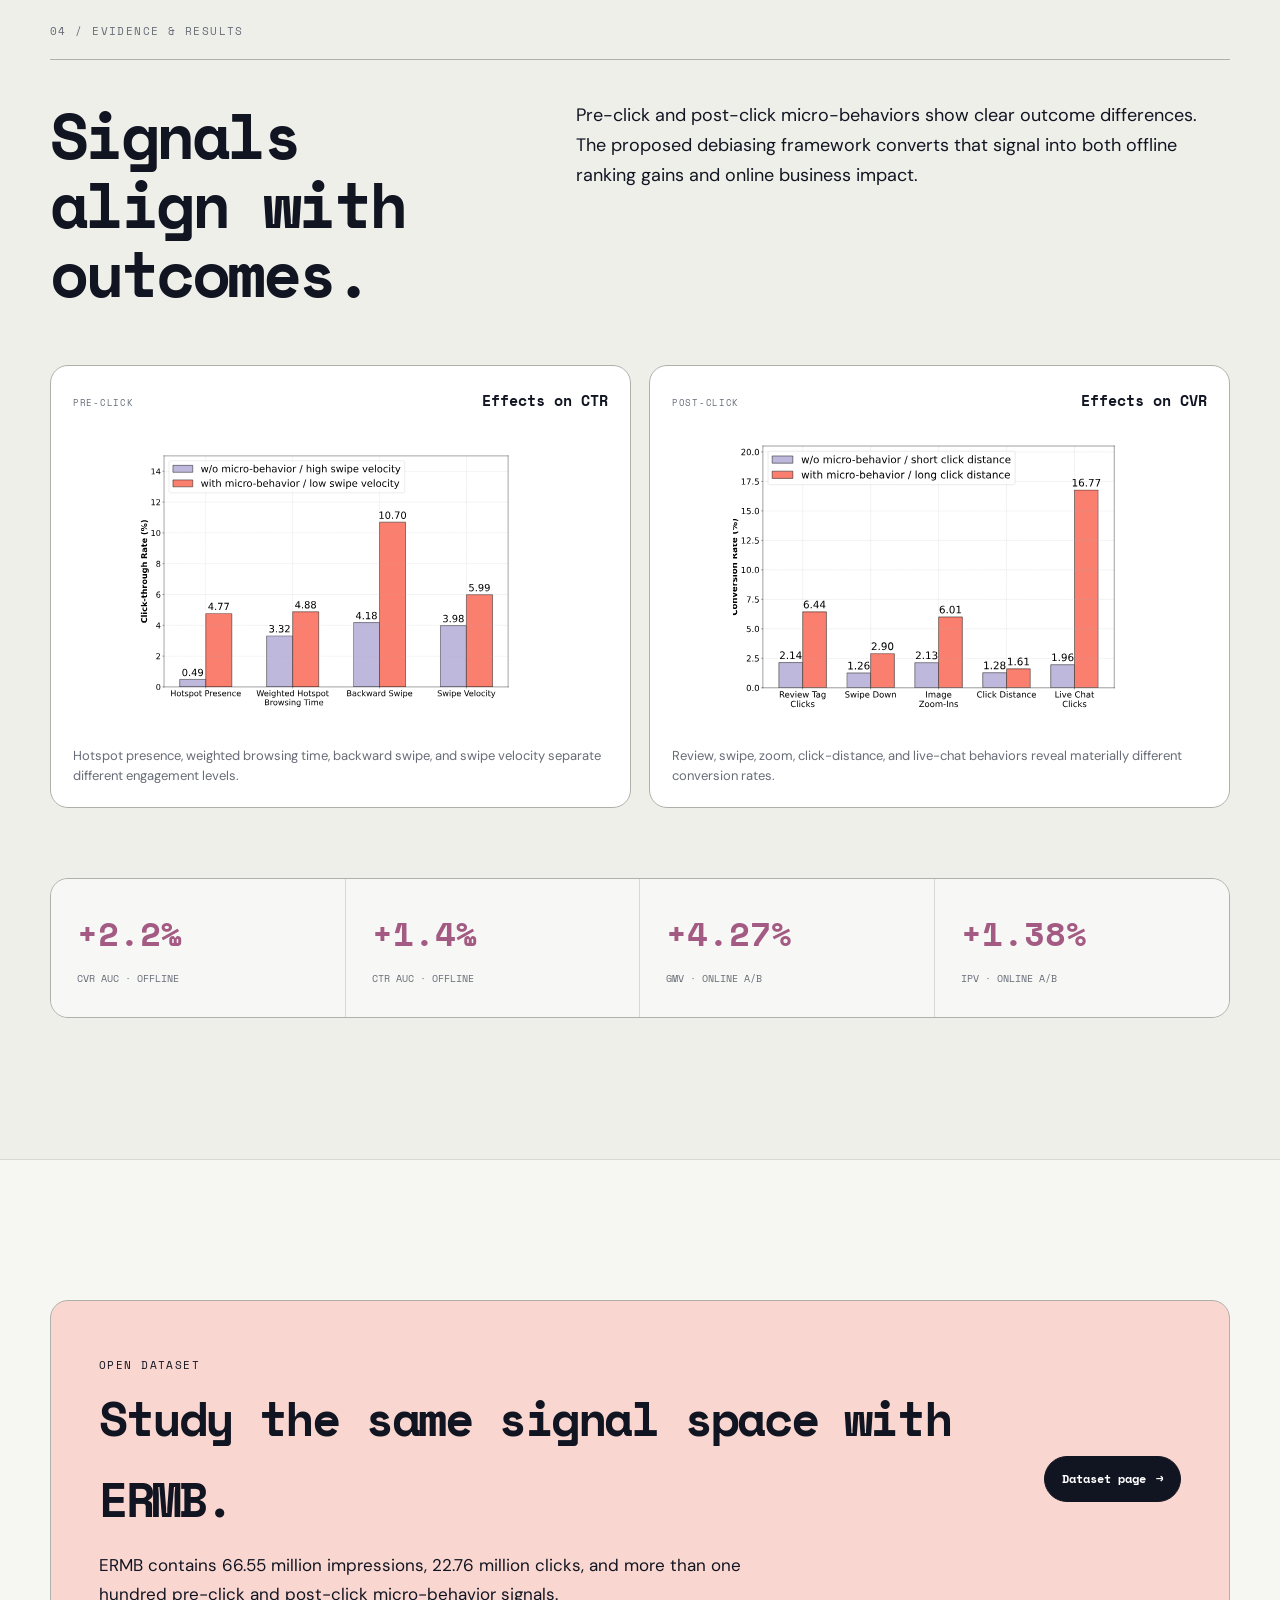
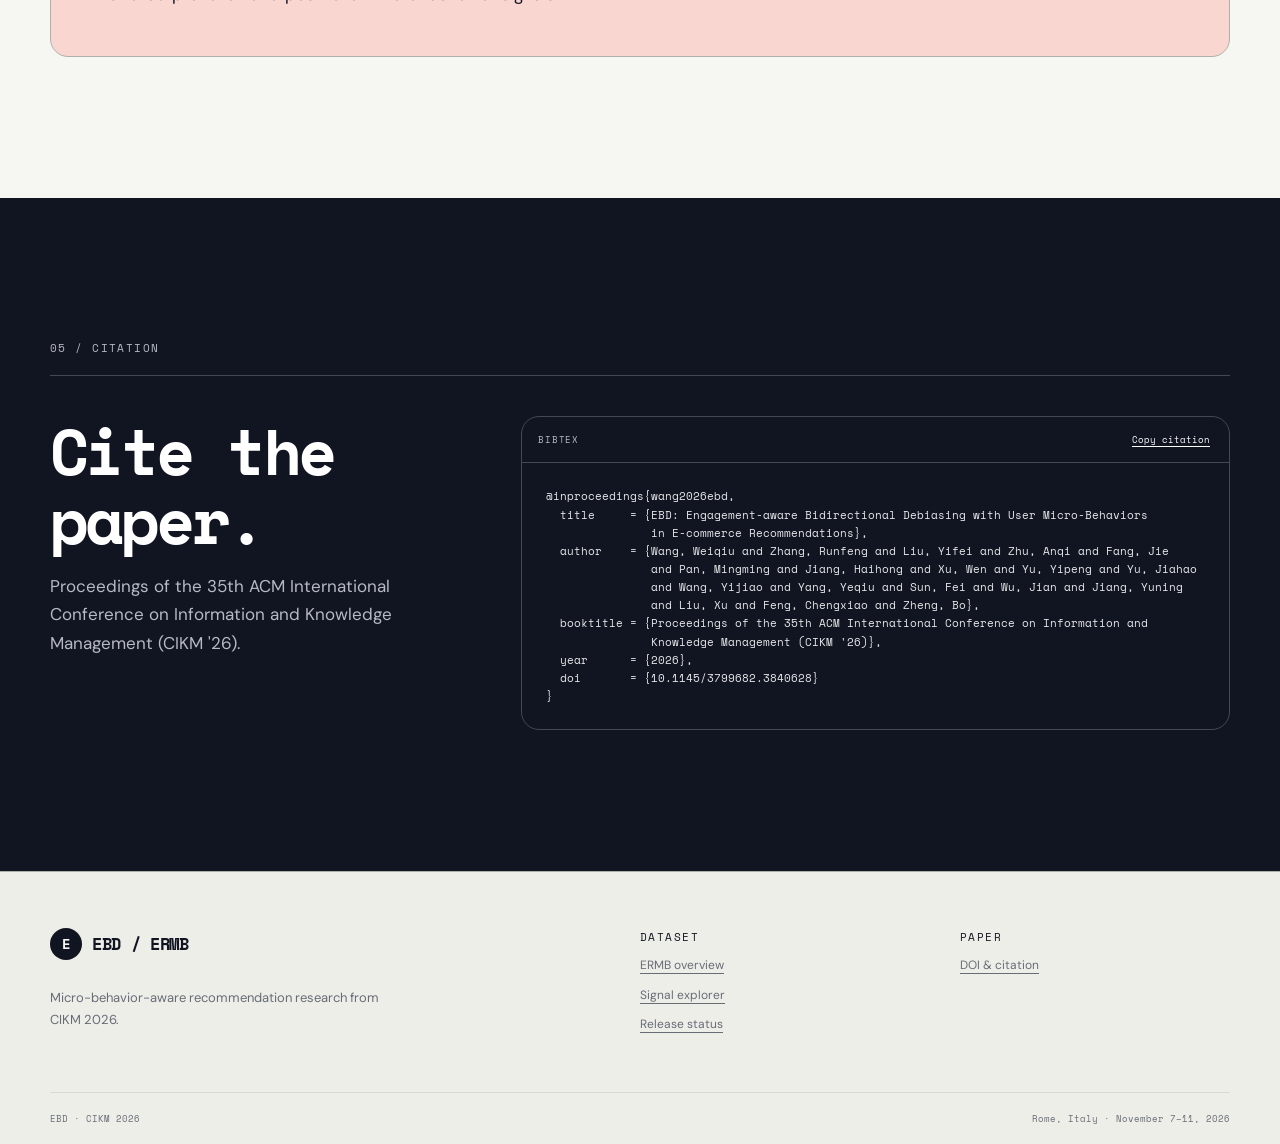
<file: docs/paper.html>
<!doctype html>
<html lang="en">
<head>
  <meta charset="utf-8">
  <meta name="viewport" content="width=device-width, initial-scale=1">
  <meta name="theme-color" content="#f6f6f2">
  <meta name="description" content="EBD: Engagement-aware Bidirectional Debiasing with User Micro-Behaviors in E-commerce Recommendations, accepted at CIKM 2026.">
  <meta property="og:type" content="article">
  <meta property="og:title" content="EBD — Engagement-aware Bidirectional Debiasing">
  <meta property="og:description" content="A CIKM 2026 method for mitigating Intention-Action Divergence bias with user micro-behaviors.">
  <meta property="og:url" content="https://taobao-ebd.github.io/paper.html">
  <meta property="og:image" content="https://taobao-ebd.github.io/assets/og.png">
  <meta name="twitter:card" content="summary_large_image">
  <link rel="canonical" href="https://taobao-ebd.github.io/paper.html">
  <title>EBD — Engagement-aware Bidirectional Debiasing · CIKM 2026</title>
  <link rel="preconnect" href="https://fonts.googleapis.com">
  <link rel="preconnect" href="https://fonts.gstatic.com" crossorigin>
  <script>document.documentElement.classList.add('js');window.__revealFallback=window.setTimeout(function(){document.documentElement.classList.remove('js')},3000)</script>
  <link href="https://fonts.googleapis.com/css2?family=DM+Sans:wght@400;500;600;700&amp;family=Space+Mono:wght@400;700&amp;display=swap" rel="stylesheet">
  <link rel="stylesheet" href="styles.css">
</head>
<body data-page="paper">
  <canvas class="signal-field" id="signal-field" aria-hidden="true"></canvas>
  <a class="skip-link" href="#main">Skip to content</a>

  <header class="site-header">
    <div class="nav-wrap">
      <a class="brand" href="./index.html" aria-label="ERMB dataset home"><span class="brand-mark" aria-hidden="true">E</span><span>EBD / ERMB</span></a>
      <button class="nav-toggle" type="button" aria-expanded="false" aria-controls="site-nav">Menu</button>
      <nav class="site-nav" id="site-nav" aria-label="Paper navigation">
        <a href="#problem">Problem</a>
        <a href="#map">MB map</a>
        <a href="#method">Method</a>
        <a href="#results">Results</a>
        <a href="#paper-citation">Citation</a>
        <a class="nav-paper" href="./index.html">ERMB dataset <span aria-hidden="true">↗</span></a>
      </nav>
    </div>
  </header>

  <main id="main">
    <section class="paper-hero section-shell">
      <div class="eyebrow reveal"><span class="status-dot"></span> CIKM '26 · Full research paper</div>
      <h1 class="reveal">Engagement-aware Bidirectional Debiasing with User Micro-Behaviors in E-commerce Recommendations</h1>
      <p class="paper-lead reveal">EBD addresses the gap between explicit actions and implicit interest by turning fine-grained user-device interactions into scalable engagement supervision for CTR and CVR prediction.</p>
      <p class="paper-authors reveal">Weiqiu Wang · Runfeng Zhang · Yifei Liu · Anqi Zhu · Jie Fang · Mingming Pan · Haihong Jiang · Wen Xu · Yipeng Yu · Jiahao Yu · Yijiao Wang · Yeqiu Yang · Fei Sun · Jian Wu · Yuning Jiang · Xu Liu · Chengxiao Feng · Bo Zheng</p>
      <div class="paper-actions reveal">
        <a class="button button-dark" href="#paper-citation">DOI &amp; citation details <span aria-hidden="true">↓</span></a>
        <a class="button button-light" href="./index.html">Explore ERMB <span aria-hidden="true">→</span></a>
      </div>
    </section>

    <section class="metrics-band" aria-label="Paper highlights">
      <div class="section-shell metrics-grid reveal">
        <div class="metric"><strong>100+</strong><span>micro-behaviors</span></div>
        <div class="metric"><strong>P²ED</strong><span>CVR debiasing</span></div>
        <div class="metric"><strong>EBD</strong><span>CTR co-training</span></div>
        <div class="metric"><strong>0</strong><span>online MB features</span></div>
        <div class="metric metric-accent"><strong>2-way</strong><span>bidirectional debiasing</span></div>
      </div>
    </section>

    <section class="content-section section-shell" id="problem">
      <div class="section-kicker reveal">01 / THE PROBLEM</div>
      <div class="section-heading split-heading reveal">
        <h2>Actions do not always reveal intent.</h2>
        <div>
          <p>CTR and CVR models commonly treat clicks and purchases as binary ground truth. In practice, an accidental click can carry little interest, while an unclicked item may still receive prolonged viewing and careful exploration.</p>
          <p>This mismatch is <strong>Intention-Action Divergence (IAD) bias</strong>: explicit user-action labels diverge from implicit interest levels inferred from micro-behaviors.</p>
        </div>
      </div>
      <figure class="paper-figure-wide reveal">
        <img src="assets/fig-iad-bias.svg" alt="Illustration of high and low Intention-Action Divergence bias across action and engagement combinations" width="504" height="315" loading="lazy">
        <figcaption><span>Figure 1</span> High IAD bias appears in positive samples with low engagement and negative samples with high engagement.</figcaption>
      </figure>
    </section>

    <section class="content-section signals-section" id="map">
      <div class="section-shell">
        <div class="section-kicker reveal">02 / MICRO-BEHAVIOR MAP</div>
        <div class="section-heading split-heading reveal">
          <h2>Observe the full decision journey.</h2>
          <div>
            <p>The paper mines fine-grained user-device interactions that occur before and after item clicks. Pre-click MBs capture exposure, swipe, and click cues in the two-column feed. Post-click MBs capture richer activity in Waterfall Pages and Product Detail Pages.</p>
            <p>Rather than serving these signals online as expensive historical sequences, the approach compresses post-MBs into a lightweight, sample-level engagement score for training.</p>
          </div>
        </div>
        <figure class="paper-figure-wide reveal">
          <img src="assets/fig-micro-behavior-map.svg" alt="Micro-behavior map covering pre-click exposure, swipe, and click signals and post-click activities in Waterfall and Product Detail Pages" width="513" height="320" loading="lazy">
          <figcaption><span>Figure 2</span> The MB map tracks the interaction trajectory from the Guess-You-Like feed through the Waterfall Page and Product Detail Page.</figcaption>
        </figure>
      </div>
    </section>

    <section class="content-section section-shell" id="method">
      <div class="section-kicker reveal">03 / METHOD</div>
      <div class="section-heading split-heading reveal">
        <h2>From MBs to bidirectional debiasing.</h2>
        <p>The method turns implicit engagement into training supervision in three stages, while keeping micro-behaviors out of online serving.</p>
      </div>
      <div class="method-steps">
        <article class="method-step reveal"><span>STEP 01</span><h3>Engagement score</h3><p>Aggregate the weighted impact of 100+ post-click MBs into a normalized sample-level score that represents interest beyond the terminal label.</p></article>
        <article class="method-step reveal"><span>STEP 02</span><h3>P²ED for CVR</h3><p>Pointwise debiasing emphasizes low-bias samples; pairwise debiasing learns relative intention as an auxiliary ranking objective.</p></article>
        <article class="method-step reveal"><span>STEP 03</span><h3>EBD for CTR</h3><p>A click-engagement siamese network lets predicted click probability and debiased engagement scores correct each other through co-training.</p></article>
      </div>
      <figure class="paper-figure-wide reveal">
        <img src="assets/fig-ebd-architecture.svg" alt="Architecture of the click-engagement siamese network with Engagement-aware Bidirectional Debiasing" width="396" height="243" loading="lazy">
        <figcaption><span>Figure 6</span> The CTR module and engagement module debias one another while stop-gradient paths control the co-training signals.</figcaption>
      </figure>
    </section>

    <section class="content-section signals-section" id="results">
      <div class="section-shell">
        <div class="section-kicker reveal">04 / EVIDENCE &amp; RESULTS</div>
        <div class="section-heading split-heading reveal">
          <h2>Signals align with outcomes.</h2>
          <p>Pre-click and post-click micro-behaviors show clear outcome differences. The proposed debiasing framework converts that signal into both offline ranking gains and online business impact.</p>
        </div>
        <div class="signal-evidence">
          <figure class="evidence-card reveal"><div><span>PRE-CLICK</span><h3>Effects on CTR</h3></div><img src="assets/fig-pre-mb-effects.svg" alt="Effects of pre-click micro-behaviors on click-through rate" width="189" height="135" loading="lazy"><figcaption>Hotspot presence, weighted browsing time, backward swipe, and swipe velocity separate different engagement levels.</figcaption></figure>
          <figure class="evidence-card reveal"><div><span>POST-CLICK</span><h3>Effects on CVR</h3></div><img src="assets/fig-post-mb-effects.svg" alt="Effects of post-click micro-behaviors and click distance on conversion rate" width="711" height="513" loading="lazy"><figcaption>Review, swipe, zoom, click-distance, and live-chat behaviors reveal materially different conversion rates.</figcaption></figure>
        </div>
        <div class="result-grid reveal" aria-label="Reported paper results">
          <article><strong>+2.2‰</strong><span>CVR AUC · OFFLINE</span></article>
          <article><strong>+1.4‰</strong><span>CTR AUC · OFFLINE</span></article>
          <article><strong>+4.27%</strong><span>GMV · ONLINE A/B</span></article>
          <article><strong>+1.38%</strong><span>IPV · ONLINE A/B</span></article>
        </div>
      </div>
    </section>

    <section class="content-section section-shell">
      <div class="paper-bridge reveal">
        <div><span class="mini-label">OPEN DATASET</span><h2>Study the same signal space with ERMB.</h2><p>ERMB contains 66.55 million impressions, 22.76 million clicks, and more than one hundred pre-click and post-click micro-behavior signals.</p></div>
        <a class="button button-dark" href="./index.html">Dataset page <span aria-hidden="true">→</span></a>
      </div>
    </section>

    <section class="content-section citation-section" id="paper-citation">
      <div class="section-shell">
        <div class="section-kicker reveal">05 / CITATION</div>
        <div class="citation-grid">
          <div class="reveal"><h2>Cite the paper.</h2><p>Proceedings of the 35th ACM International Conference on Information and Knowledge Management (CIKM '26).</p></div>
          <div class="citation-code reveal">
            <div class="code-head"><span>BIBTEX</span><button class="copy-small" type="button" data-copy-target="paper-bibtex">Copy citation</button></div>
            <pre id="paper-bibtex"><code>@inproceedings{wang2026ebd,
  title     = {EBD: Engagement-aware Bidirectional Debiasing with User Micro-Behaviors
               in E-commerce Recommendations},
  author    = {Wang, Weiqiu and Zhang, Runfeng and Liu, Yifei and Zhu, Anqi and Fang, Jie
               and Pan, Mingming and Jiang, Haihong and Xu, Wen and Yu, Yipeng and Yu, Jiahao
               and Wang, Yijiao and Yang, Yeqiu and Sun, Fei and Wu, Jian and Jiang, Yuning
               and Liu, Xu and Feng, Chengxiao and Zheng, Bo},
  booktitle = {Proceedings of the 35th ACM International Conference on Information and
               Knowledge Management (CIKM '26)},
  year      = {2026},
  doi       = {10.1145/3799682.3840628}
}</code></pre>
          </div>
        </div>
      </div>
    </section>
  </main>

  <footer class="site-footer">
    <div class="section-shell footer-grid">
      <div><a class="brand footer-brand" href="./index.html"><span class="brand-mark" aria-hidden="true">E</span><span>EBD / ERMB</span></a><p>Micro-behavior-aware recommendation research from CIKM 2026.</p></div>
      <div><span class="mini-label">DATASET</span><a href="./index.html">ERMB overview</a><a href="./index.html#micro-behaviors">Signal explorer</a><a href="./index.html#release">Release status</a></div>
      <div><span class="mini-label">PAPER</span><a href="#paper-citation">DOI &amp; citation</a></div>
    </div>
    <div class="section-shell footer-bottom"><span>EBD · CIKM 2026</span><span>Rome, Italy · November 7–11, 2026</span></div>
  </footer>

  <div class="toast" id="toast" role="status" aria-live="polite">Copied to clipboard</div>
  <script src="app.js" defer></script>
</body>
</html>
</file>
<file: docs/styles.css>
:root {
  --paper: #f6f6f2;
  --paper-2: #eeeee8;
  --ink: #111522;
  --muted: #676c77;
  --line: #d8d9d3;
  --line-dark: #aeb0aa;
  --white: rgba(255, 255, 255, 0.82);
  --coral: #f47b6c;
  --coral-soft: #f9d6d0;
  --blue: #9ab5e8;
  --blue-soft: #dfe8f8;
  --lilac: #a45b83;
  --lilac-soft: #ead8e3;
  --green: #356a58;
  --mono: "Space Mono", ui-monospace, SFMono-Regular, Menlo, Consolas, monospace;
  --sans: "DM Sans", Inter, -apple-system, BlinkMacSystemFont, "Segoe UI", sans-serif;
  --max: 1180px;
  --radius: 18px;
}

* { box-sizing: border-box; }
html { scroll-behavior: smooth; scroll-padding-top: 90px; }
body {
  margin: 0;
  min-width: 320px;
  background: var(--paper);
  color: var(--ink);
  font-family: var(--sans);
  font-size: 17px;
  line-height: 1.68;
  -webkit-font-smoothing: antialiased;
}

body::before {
  content: "";
  position: fixed;
  inset: 0;
  pointer-events: none;
  z-index: -3;
  opacity: .22;
  background:
    radial-gradient(circle at 12% 18%, rgba(154,181,232,.22), transparent 24%),
    radial-gradient(circle at 87% 10%, rgba(244,123,108,.16), transparent 22%),
    radial-gradient(circle at 78% 78%, rgba(164,91,131,.11), transparent 26%);
}

a { color: inherit; text-decoration-thickness: 1px; text-underline-offset: 4px; }
img { max-width: 100%; }
button, input { font: inherit; }
button, a { -webkit-tap-highlight-color: transparent; }
code, pre, kbd { font-family: var(--mono); }

.signal-field {
  position: fixed;
  inset: 0;
  width: 100%;
  height: 100%;
  z-index: -2;
  pointer-events: none;
  opacity: .55;
  transition: opacity .25s ease;
}

.section-shell, .nav-wrap { width: min(calc(100% - 48px), var(--max)); margin-inline: auto; }
.skip-link { position: fixed; left: 16px; top: -80px; z-index: 100; background: var(--ink); color: white; padding: 10px 14px; border-radius: 4px; }
.skip-link:focus { top: 12px; }
.sr-only { position: absolute; width: 1px; height: 1px; padding: 0; margin: -1px; overflow: hidden; clip: rect(0,0,0,0); white-space: nowrap; border: 0; }

.site-header {
  position: sticky;
  top: 0;
  z-index: 30;
  border-bottom: 1px solid rgba(174,176,170,.55);
  background: rgba(246,246,242,.82);
  backdrop-filter: blur(16px);
}
.nav-wrap { height: 72px; display: flex; align-items: center; justify-content: space-between; gap: 24px; }
.brand { display: inline-flex; align-items: center; gap: 10px; font-family: var(--mono); font-weight: 700; text-decoration: none; letter-spacing: -.02em; }
.brand-mark { width: 32px; height: 32px; display: grid; place-items: center; background: var(--ink); color: var(--paper); border-radius: 50%; font-size: 14px; }
.site-nav { display: flex; align-items: center; gap: 24px; font-family: var(--mono); font-size: 12px; }
.site-nav a { text-decoration: none; position: relative; }
.site-nav a:not(.nav-paper)::after { content: ""; position: absolute; left: 0; right: 100%; bottom: -6px; height: 1px; background: currentColor; transition: right .2s ease; }
.site-nav a:hover::after, .site-nav a.active::after { right: 0; }
.nav-paper { padding: 9px 13px; border: 1px solid var(--ink); border-radius: 999px; transition: background .2s, color .2s; }
.nav-paper:hover { background: var(--ink); color: white; }
.nav-toggle { display: none; border: 1px solid var(--line-dark); background: transparent; border-radius: 999px; padding: 7px 12px; font-family: var(--mono); font-size: 12px; }

.hero { min-height: calc(100vh - 72px); padding-block: clamp(72px, 10vw, 132px) 34px; display: grid; grid-template-columns: minmax(0, 1.5fr) minmax(340px, .7fr); column-gap: clamp(42px, 7vw, 100px); align-items: center; }
.hero-copy { max-width: 760px; }
.eyebrow, .section-kicker, .mini-label, .meta-label, .stage-label, .trajectory-topline, .release-status { font-family: var(--mono); font-size: 11px; letter-spacing: .13em; text-transform: uppercase; }
.eyebrow { display: flex; align-items: center; gap: 9px; margin-bottom: 28px; }
.status-dot { width: 8px; height: 8px; display: inline-block; border-radius: 50%; background: var(--coral); box-shadow: 0 0 0 5px rgba(244,123,108,.14); animation: soft-pulse 2.6s ease-in-out infinite; }
.hero h1 { margin: 0; max-width: 820px; font-family: var(--mono); font-size: clamp(48px, 6.3vw, 91px); line-height: 1.01; letter-spacing: -.065em; }
.hero h1 span { color: var(--lilac); }
.hero-deck { max-width: 700px; margin: 28px 0 0; font-size: clamp(19px, 2vw, 25px); line-height: 1.45; letter-spacing: -.02em; }
.hero-actions { display: flex; flex-wrap: wrap; gap: 12px; margin-top: 34px; }
.button { display: inline-flex; align-items: center; justify-content: center; gap: 10px; padding: 12px 17px; border: 1px solid var(--ink); border-radius: 999px; font-family: var(--mono); font-size: 12px; font-weight: 700; text-decoration: none; transition: transform .2s ease, box-shadow .2s ease, background .2s ease; }
.button:hover { transform: translateY(-2px); box-shadow: 0 8px 24px rgba(17,21,34,.12); }
.button-dark { background: var(--ink); color: white; }
.button-light { background: rgba(246,246,242,.64); }

.trajectory-card { position: relative; border: 1px solid var(--line-dark); border-radius: var(--radius); background: rgba(255,255,255,.58); box-shadow: 0 28px 70px rgba(17,21,34,.09); overflow: hidden; transform: rotate(1.2deg); }
.trajectory-card::before { content: ""; position: absolute; width: 180px; height: 180px; right: -80px; top: -70px; border-radius: 50%; background: var(--blue); filter: blur(55px); opacity: .35; }
.trajectory-topline { position: relative; display: flex; justify-content: space-between; padding: 15px 18px; border-bottom: 1px solid var(--line); }
.trajectory-pulse { color: var(--green); }
.trajectory-stage { padding: 18px; }
.stage-label { color: var(--muted); margin-bottom: 12px; }
.signal-row { display: grid; grid-template-columns: 10px 1fr auto; gap: 10px; align-items: center; min-height: 36px; border-bottom: 1px dashed var(--line); font-family: var(--mono); font-size: 11px; }
.signal-row strong { font-weight: 400; color: var(--muted); }
.signal-node { width: 7px; height: 7px; border-radius: 50%; }
.coral { background: var(--coral); }.blue { background: var(--blue);}.lilac { background: var(--lilac);}
.trajectory-action { display: flex; align-items: center; gap: 10px; padding-inline: 18px; font-family: var(--mono); font-size: 10px; color: var(--lilac); }
.trajectory-action span { height: 1px; background: var(--lilac-soft); flex: 1; }
.engagement-readout { background: var(--ink); color: white; padding: 18px; }
.engagement-readout > span { font-family: var(--mono); font-size: 9px; letter-spacing: .12em; color: #bfc2ca; }
.engagement-readout > div { display: flex; align-items: center; gap: 14px; margin-top: 6px; }
.engagement-readout b { font-family: var(--mono); font-size: 32px; }
.meter { height: 6px; flex: 1; background: #3b3f4a; border-radius: 99px; overflow: hidden; }
.meter i { display: block; height: 100%; background: var(--coral); border-radius: inherit; animation: meter-in 1.4s cubic-bezier(.22,.61,.36,1) both; }
.hero-meta { grid-column: 1 / -1; margin-top: clamp(60px, 9vw, 120px); padding-top: 22px; border-top: 1px solid var(--line-dark); display: grid; grid-template-columns: 2fr 1fr; gap: 36px; }
.hero-meta div { display: grid; gap: 5px; }
.meta-label { color: var(--muted); }
.hero-meta strong { font-weight: 500; font-size: 14px; line-height: 1.45; }

.metrics-band { background: var(--ink); color: white; }
.metrics-grid { display: grid; grid-template-columns: repeat(5, 1fr); }
.metric { min-height: 150px; padding: 28px 22px; border-left: 1px solid #333743; display: flex; flex-direction: column; justify-content: space-between; }
.metric:last-child { border-right: 1px solid #333743; }
.metric strong { font-family: var(--mono); font-size: clamp(27px, 3vw, 44px); line-height: 1; letter-spacing: -.05em; }
.metric span { font-family: var(--mono); font-size: 10px; color: #bfc2ca; text-transform: uppercase; letter-spacing: .08em; }
.metric-accent { background: var(--coral); color: var(--ink); }
.metric-accent span { color: var(--ink); }

.content-section { padding-block: clamp(88px, 11vw, 150px); }
.section-kicker { padding-bottom: 18px; border-bottom: 1px solid var(--line-dark); margin-bottom: 40px; color: var(--muted); }
.section-heading { display: grid; grid-template-columns: minmax(270px,.8fr) minmax(0,1.2fr); gap: clamp(32px,7vw,110px); align-items: start; margin-bottom: 58px; }
.section-heading h2, .citation-grid h2, .authors-section h2, .paper-hero h1 { margin: 0; font-family: var(--mono); font-size: clamp(38px, 5vw, 68px); line-height: 1.08; letter-spacing: -.055em; }
.section-heading > p, .section-heading > div { margin: 5px 0 0; font-size: 18px; }
.section-heading p { margin-top: 0; }
.split-heading h2 { max-width: 600px; }

.overview-grid { display: grid; grid-template-columns: minmax(300px,.9fr) minmax(0,1.1fr); gap: clamp(34px,6vw,84px); align-items: start; }
.paper-figure { margin: 0; position: sticky; top: 110px; }
.figure-card { border: 1px solid var(--line); background: rgba(255,255,255,.62); border-radius: var(--radius); padding: 18px; }
.figure-card img { width: 100%; display: block; }
figcaption { margin-top: 15px; color: var(--muted); font-size: 13px; line-height: 1.5; }
figcaption span { color: var(--ink); font-family: var(--mono); font-size: 10px; letter-spacing: .08em; text-transform: uppercase; margin-right: 8px; }
.contribution-list { border-top: 1px solid var(--line-dark); }
.contribution-list article { display: grid; grid-template-columns: 38px 1fr; gap: 20px; padding: 25px 0; border-bottom: 1px solid var(--line); }
.contribution-list article > span { font-family: var(--mono); font-size: 10px; color: var(--muted); padding-top: 5px; }
.contribution-list h3 { margin: 0 0 8px; font-family: var(--mono); font-size: 16px; line-height: 1.45; }
.contribution-list p { margin: 0; color: #454a56; font-size: 15px; }
.impact-strip { margin-top: 70px; border: 1px solid var(--line-dark); border-radius: var(--radius); display: grid; grid-template-columns: repeat(4,1fr) 2fr; overflow: hidden; background: rgba(255,255,255,.48); }
.impact-strip > div { min-height: 120px; padding: 20px; display: flex; flex-direction: column; justify-content: space-between; border-right: 1px solid var(--line); }
.impact-strip b { font-family: var(--mono); font-size: 27px; color: var(--lilac); }
.impact-strip span { font-family: var(--mono); font-size: 10px; color: var(--muted); }
.impact-strip p { margin: 0; padding: 20px; align-self: center; font-size: 13px; color: var(--muted); }
.source-faithful-note { margin: 18px 0 0; color: var(--muted); font-size: 13px; }

.sample-schema { display: grid; grid-template-columns: repeat(3,1fr); border: 1px solid var(--line-dark); border-radius: var(--radius); overflow: hidden; background: rgba(255,255,255,.5); }
.sample-schema article { padding: 25px; min-height: 190px; border-right: 1px solid var(--line); }
.sample-schema article:last-child { border: 0; }
.sample-schema article > span { font-family: var(--mono); font-size: 10px; color: var(--muted); }
.sample-schema h3 { font-family: var(--mono); font-size: 17px; margin: 32px 0 8px; }
.sample-schema p { color: var(--muted); margin: 0; font-size: 14px; }
.privacy-note { margin: 20px 0 64px; padding: 18px 22px; display: flex; align-items: center; gap: 14px; border: 1px solid #b9cbbf; border-radius: 999px; background: rgba(219,236,225,.45); }
.privacy-note span { color: var(--green); font-size: 22px; }
.privacy-note p { margin: 0; color: #395345; font-size: 14px; }
.table-block { border-top: 1px solid var(--line-dark); }
.table-title { display: flex; justify-content: space-between; align-items: baseline; gap: 24px; padding: 22px 0; }
.table-title h3 { margin: 0; font-family: var(--mono); font-size: 18px; }
.table-title span { font-family: var(--mono); font-size: 10px; color: var(--muted); }
.table-scroll { overflow-x: auto; }
table { width: 100%; min-width: 700px; border-collapse: collapse; text-align: left; }
th { padding: 13px 16px; border-block: 1px solid var(--line-dark); font-family: var(--mono); font-size: 10px; letter-spacing: .06em; color: var(--muted); }
td { padding: 19px 16px; border-bottom: 1px solid var(--line); font-family: var(--mono); font-size: 14px; }
.table-total td { background: var(--ink); color: white; border-color: var(--ink); font-weight: 700; }

.signals-section { background: rgba(238,238,232,.78); border-block: 1px solid var(--line); }
.subsection-title { margin: 0 0 22px; font-family: var(--mono); font-size: clamp(22px,3vw,32px); letter-spacing: -.035em; }
.map-figure { margin: 0 0 64px; border: 1px solid var(--line-dark); border-radius: var(--radius); background: white; padding: clamp(16px,3vw,36px); }
.map-figure img { width: 100%; max-height: 610px; object-fit: contain; display: block; }
.pre-mb-summary { display: grid; grid-template-columns: repeat(3,1fr); gap: 16px; margin-bottom: 70px; }
.pre-mb-summary article { border: 1px solid var(--line-dark); border-radius: var(--radius); background: rgba(255,255,255,.52); padding: 24px; }
.tag { display: inline-block; background: var(--blue-soft); padding: 5px 9px; border-radius: 999px; font-family: var(--mono); font-size: 9px; letter-spacing: .1em; }
.pre-mb-summary article:nth-child(2) .tag { background: var(--coral-soft); }
.pre-mb-summary article:nth-child(3) .tag { background: var(--lilac-soft); }
.pre-mb-summary h3 { margin: 22px 0 3px; font-family: var(--mono); font-size: 13px; }
.pre-mb-summary p { margin: 0; color: var(--muted); font-size: 13px; }
.signal-evidence { display: grid; grid-template-columns: 1fr 1fr; gap: 18px; margin-bottom: 70px; }
.evidence-card { margin: 0; border: 1px solid var(--line-dark); border-radius: var(--radius); background: white; padding: 22px; overflow: hidden; }
.evidence-card > div { display: flex; align-items: baseline; justify-content: space-between; gap: 20px; margin-bottom: 18px; }
.evidence-card > div span { font-family: var(--mono); font-size: 9px; letter-spacing: .08em; color: var(--muted); }
.evidence-card h3 { margin: 0; font-family: var(--mono); font-size: 15px; }
.evidence-card img { width: 100%; height: 300px; object-fit: contain; display: block; }

.explorer { border: 1px solid var(--line-dark); border-radius: var(--radius); background: rgba(255,255,255,.68); overflow: hidden; }
.explorer-head { padding: 26px; display: grid; grid-template-columns: 1.2fr .8fr; gap: 32px; align-items: end; border-bottom: 1px solid var(--line); }
.explorer-head h3 { margin: 4px 0 5px; font-family: var(--mono); font-size: clamp(24px,3vw,34px); }
.explorer-head p { margin: 0; font-size: 13px; color: var(--muted); }
.search-box { display: flex; align-items: center; border: 1px solid var(--line-dark); border-radius: 999px; background: var(--paper); padding: 0 12px 0 16px; }
.search-box input { min-width: 0; width: 100%; border: 0; outline: 0; background: transparent; padding: 12px 0; font-size: 13px; }
.search-box:focus-within { outline: 2px solid var(--ink); outline-offset: 3px; }
.search-box kbd { padding: 2px 7px; border: 1px solid var(--line); border-radius: 4px; color: var(--muted); font-size: 10px; }
.filter-row { display: flex; gap: 8px; padding: 16px 26px; overflow-x: auto; border-bottom: 1px solid var(--line); }
.filter-button { white-space: nowrap; border: 1px solid var(--line); background: transparent; border-radius: 999px; padding: 7px 11px; font-family: var(--mono); font-size: 9px; cursor: pointer; transition: .2s; }
.filter-button:hover, .filter-button.active { border-color: var(--ink); background: var(--ink); color: white; }
.filter-button:focus-visible, .copy-small:focus-visible, .nav-toggle:focus-visible, a:focus-visible { outline: 2px solid var(--lilac); outline-offset: 3px; }
.feature-groups { padding: 0 26px 20px; }
.feature-kind + .feature-kind { margin-top: 28px; }
.feature-kind-head { display: flex; align-items: baseline; justify-content: space-between; gap: 18px; padding: 22px 0 12px; border-bottom: 1px solid var(--line-dark); }
.feature-kind-head h4 { margin: 0; font-family: var(--mono); font-size: 16px; }
.feature-kind-head span { font-family: var(--mono); font-size: 9px; color: var(--muted); }
.feature-group { border-bottom: 1px solid var(--line); }
.feature-group summary { list-style: none; display: flex; align-items: center; gap: 12px; padding: 18px 0; cursor: pointer; font-family: var(--mono); font-size: 13px; font-weight: 700; }
.feature-group summary::-webkit-details-marker { display: none; }
.feature-group summary::before { content: "+"; width: 20px; color: var(--muted); }
.feature-group[open] summary::before { content: "−"; }
.feature-count { margin-left: auto; color: var(--muted); font-size: 9px; font-weight: 400; }
.feature-list { padding: 0 0 16px 32px; }
.feature-item { display: grid; grid-template-columns: minmax(180px,.7fr) 1.3fr; gap: 24px; padding: 12px 0; border-top: 1px dashed var(--line); }
.feature-item h4 { margin: 0; font-family: var(--mono); font-size: 11px; }
.feature-item p { margin: 0; color: var(--muted); font-size: 12px; }
.explorer-empty { padding: 28px; text-align: center; color: var(--muted); }

.release-heading { margin-bottom: 36px; }
.release-grid { width: 100%; }
.release-card { padding: clamp(30px, 4.5vw, 58px); position: relative; display: grid; grid-template-columns: minmax(260px,.82fr) minmax(0,1.18fr); gap: clamp(36px, 6vw, 88px); align-items: start; border: 1px solid var(--line-dark); border-radius: var(--radius); overflow: hidden; background: rgba(255,255,255,.58); }
.code-head { display: flex; justify-content: space-between; align-items: center; padding: 12px 16px; border-bottom: 1px solid var(--line); font-family: var(--mono); font-size: 9px; letter-spacing: .09em; }
.copy-small { border: 0; background: transparent; padding: 3px; font-family: var(--mono); font-size: 9px; cursor: pointer; text-decoration: underline; text-underline-offset: 3px; }
pre { margin: 0; overflow: auto; }
.release-card::after { content: ""; width: 220px; height: 220px; position: absolute; right: -75px; bottom: -100px; border-radius: 50%; background: var(--coral-soft); filter: blur(24px); z-index: 0; }
.release-card > * { position: relative; z-index: 1; }
.release-status { display: flex; align-items: center; gap: 10px; color: var(--muted); }
.release-card h3 { margin: 26px 0 14px; font-family: var(--mono); font-size: clamp(28px, 3vw, 40px); letter-spacing: -.04em; }
.release-card p, .release-card li { font-size: 14px; color: #4d525e; }
.release-card-intro h3 { margin-bottom: 0; }
.release-card-details { padding-left: clamp(28px, 4vw, 56px); border-left: 1px solid var(--line); }
.release-card .release-detail-label { margin: 0 0 14px; font-family: var(--mono); font-size: 10px; font-weight: 700; letter-spacing: .1em; text-transform: uppercase; color: var(--ink); }
.release-card ol { margin: 0; padding-left: 22px; }
.release-card li { padding: 4px 0; }
.release-card li::marker { color: var(--coral); font-family: var(--mono); font-weight: 700; }
.release-privacy { margin: 24px 0 0; padding-top: 20px; border-top: 1px solid var(--line); }

.citation-section { background: var(--ink); color: white; }
.citation-section .section-kicker { border-color: #444853; color: #b7bac3; }
.citation-grid { display: grid; grid-template-columns: .7fr 1.3fr; gap: clamp(36px,7vw,90px); }
.citation-grid > div:first-child p { color: #b7bac3; }
.license-copy { margin-top: 44px; padding-top: 20px; border-top: 1px solid #444853; font-size: 13px; }
.citation-code { border: 1px solid #444853; border-radius: var(--radius); overflow: hidden; }
.citation-code .code-head { border-color: #444853; color: #b7bac3; }
.citation-code .copy-small { color: white; }
.citation-code pre { padding: 24px; font-size: 11px; line-height: 1.65; color: #e6e7e8; }

.authors-section { padding-block: clamp(80px,10vw,130px); text-align: center; }
.authors-section h2 { max-width: 700px; margin: 12px auto 28px; }
.authors-section > p { max-width: 960px; margin-inline: auto; color: var(--muted); font-size: 15px; }
.authors-links { margin-top: 28px; display: flex; justify-content: center; gap: 24px; font-family: var(--mono); font-size: 11px; }

.site-footer { padding-top: 56px; border-top: 1px solid var(--line-dark); background: var(--paper-2); }
.footer-grid { display: grid; grid-template-columns: 2fr 1fr 1fr; gap: 50px; }
.footer-grid > div { display: flex; flex-direction: column; align-items: flex-start; gap: 9px; }
.footer-grid p { max-width: 360px; color: var(--muted); font-size: 13px; }
.footer-grid a:not(.brand) { color: var(--muted); font-size: 12px; }
.footer-brand { margin-bottom: 5px; }
.footer-bottom { display: flex; justify-content: space-between; margin-top: 48px; padding-block: 18px; border-top: 1px solid var(--line); font-family: var(--mono); font-size: 9px; color: var(--muted); }
.toast { position: fixed; left: 50%; bottom: 24px; z-index: 50; transform: translate(-50%,20px); opacity: 0; pointer-events: none; background: var(--ink); color: white; border-radius: 999px; padding: 10px 15px; font-family: var(--mono); font-size: 10px; transition: .25s ease; }
.toast.show { transform: translate(-50%,0); opacity: 1; }

.reveal { opacity: 1; transform: none; }
.js .reveal { opacity: 0; transform: translateY(24px); transition: opacity .65s ease, transform .65s cubic-bezier(.22,.61,.36,1); }
.js .reveal.visible { opacity: 1; transform: none; }

/* Paper page */
.paper-hero { min-height: 76vh; padding-block: clamp(80px,11vw,150px) 70px; display: flex; flex-direction: column; justify-content: center; }
.paper-hero .eyebrow { margin-bottom: 24px; }
.paper-hero h1 { max-width: 1020px; font-size: clamp(42px,6vw,80px); overflow-wrap: anywhere; }
.paper-hero .paper-lead { max-width: 790px; margin: 30px 0 0; font-size: 21px; color: #3f4450; }
.paper-authors { max-width: 980px; margin-top: 42px; font-family: var(--mono); font-size: 11px; color: var(--muted); }
.paper-actions { margin-top: 30px; display: flex; flex-wrap: wrap; gap: 12px; }
.paper-figure-wide { margin: 0; border: 1px solid var(--line-dark); border-radius: var(--radius); padding: clamp(16px,3vw,34px); background: white; }
.paper-figure-wide img { display: block; width: 100%; max-height: 650px; object-fit: contain; }
.method-steps { display: grid; grid-template-columns: repeat(3,1fr); gap: 16px; margin-block: 44px 70px; }
.method-step { border: 1px solid var(--line-dark); border-radius: var(--radius); padding: 24px; background: rgba(255,255,255,.5); }
.method-step span { font-family: var(--mono); font-size: 10px; color: var(--muted); }
.method-step h3 { margin: 32px 0 8px; font-family: var(--mono); font-size: 17px; }
.method-step p { margin: 0; color: var(--muted); font-size: 13px; }
.result-grid { display: grid; grid-template-columns: repeat(4,1fr); border: 1px solid var(--line-dark); border-radius: var(--radius); overflow: hidden; }
.result-grid article { padding: 26px; border-right: 1px solid var(--line); background: rgba(255,255,255,.52); }
.result-grid article:last-child { border: 0; }
.result-grid strong { display: block; font-family: var(--mono); font-size: 34px; color: var(--lilac); }
.result-grid span { font-family: var(--mono); font-size: 10px; color: var(--muted); }
.paper-bridge { display: grid; grid-template-columns: 1fr auto; gap: 30px; align-items: center; border: 1px solid var(--line-dark); border-radius: var(--radius); padding: clamp(25px,4vw,48px); background: var(--coral-soft); }
.paper-bridge h2 { margin: 0 0 12px; font-family: var(--mono); font-size: clamp(28px,4vw,48px); letter-spacing: -.05em; }
.paper-bridge p { margin: 0; max-width: 700px; }

@keyframes soft-pulse { 50% { box-shadow: 0 0 0 8px rgba(244,123,108,.06); } }
@keyframes meter-in { from { width: 0; } }

@media (max-width: 1000px) {
  .site-nav { gap: 15px; }
  .hero { grid-template-columns: 1fr .62fr; gap: 35px; }
  .metrics-grid { grid-template-columns: repeat(3,1fr); }
  .metric:nth-child(4) { border-top: 1px solid #333743; }
  .metric:nth-child(5) { border-top: 1px solid #333743; }
  .impact-strip { grid-template-columns: repeat(4,1fr); }
  .impact-strip p { grid-column: 1 / -1; border-top: 1px solid var(--line); }
}

@media (max-width: 820px) {
  .nav-toggle { display: block; }
  .site-nav { position: fixed; top: 72px; left: 0; right: 0; max-height: calc(100dvh - 72px); overflow-y: auto; padding: 22px 24px 28px; display: none; flex-direction: column; align-items: flex-start; gap: 18px; background: rgba(246,246,242,.98); border-bottom: 1px solid var(--line-dark); box-shadow: 0 20px 40px rgba(17,21,34,.08); }
  .site-nav.open { display: flex; }
  .site-nav a { font-size: 13px; }
  .hero { grid-template-columns: 1fr; }
  .trajectory-card { max-width: 520px; transform: none; }
  .hero-meta { grid-template-columns: 1fr; }
  .section-heading, .overview-grid, .citation-grid { grid-template-columns: 1fr; }
  .paper-figure { position: static; }
  .sample-schema, .pre-mb-summary, .method-steps { grid-template-columns: 1fr; }
  .sample-schema article { border-right: 0; border-bottom: 1px solid var(--line); }
  .signal-evidence { grid-template-columns: 1fr; }
  .release-card { grid-template-columns: 1fr; gap: 28px; }
  .release-card-details { padding: 28px 0 0; border-left: 0; border-top: 1px solid var(--line); }
  .explorer-head { grid-template-columns: 1fr; }
  .result-grid { grid-template-columns: 1fr 1fr; }
  .result-grid article:nth-child(2) { border-right: 0; }
  .result-grid article:nth-child(-n+2) { border-bottom: 1px solid var(--line); }
}

@media (max-width: 620px) {
  body { font-size: 16px; }
  .section-shell, .nav-wrap { width: min(calc(100% - 28px), var(--max)); }
  .nav-wrap { height: 64px; }
  .site-nav { top: 64px; max-height: calc(100dvh - 64px); }
  html { scroll-padding-top: 76px; }
  .hero { min-height: auto; padding-top: 68px; }
  .hero h1 { font-size: clamp(43px,13vw,64px); }
  .hero-deck { font-size: 18px; }
  .trajectory-card { margin-top: 14px; }
  .metrics-grid { grid-template-columns: 1fr 1fr; }
  .metric { min-height: 120px; }
  .metric:last-child { grid-column: 1 / -1; }
  .section-heading h2, .citation-grid h2, .authors-section h2 { font-size: 38px; }
  .impact-strip { grid-template-columns: 1fr 1fr; }
  .impact-strip > div:nth-child(2) { border-right: 0; }
  .impact-strip > div:nth-child(-n+2) { border-bottom: 1px solid var(--line); }
  .privacy-note { border-radius: var(--radius); align-items: flex-start; }
  .evidence-card img { height: 230px; }
  .feature-item { grid-template-columns: 1fr; gap: 5px; }
  .feature-list { padding-left: 0; }
  .footer-grid { grid-template-columns: 1fr; gap: 30px; }
  .footer-bottom { flex-direction: column; gap: 7px; }
  .authors-links { flex-direction: column; gap: 10px; }
  .paper-bridge { grid-template-columns: 1fr; }
  .result-grid { grid-template-columns: 1fr; }
  .result-grid article { border-right: 0; border-bottom: 1px solid var(--line); }
  .paper-hero h1 { font-size: clamp(34px,10.5vw,46px); }
  .feature-kind-head { align-items: flex-start; flex-direction: column; gap: 3px; }
  .release-heading { margin-bottom: 28px; }
  .release-card { padding: 26px 22px; }
}

@media (prefers-reduced-motion: reduce) {
  html { scroll-behavior: auto; }
  *, *::before, *::after { animation-duration: .01ms !important; animation-iteration-count: 1 !important; transition-duration: .01ms !important; }
  .signal-field { display: none; }
  .js .reveal { opacity: 1; transform: none; }
}
</file>
